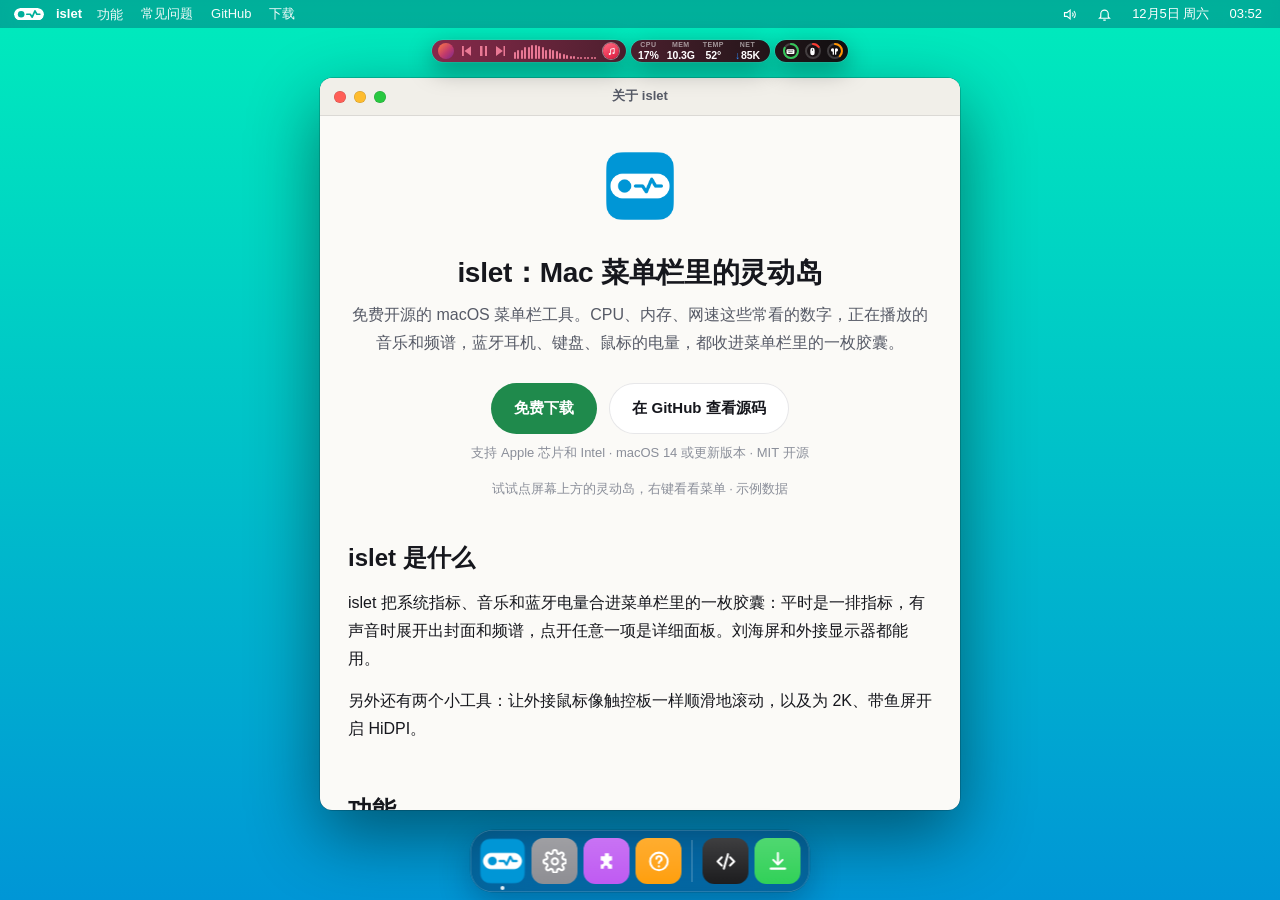
<file: docs/index.html>
<!doctype html>
<html lang="zh-CN">
<head>
<meta charset="utf-8">
<meta name="viewport" content="width=device-width, initial-scale=1">
<title>islet：免费开源的 Mac 菜单栏灵动岛</title>
<meta name="description" content="islet 是免费开源的 Mac 菜单栏工具：在菜单栏显示 CPU、内存、网速、温度等系统指标，正在播放的音乐和实时频谱，蓝牙耳机键盘鼠标电量，还支持鼠标平滑滚动和外接显示器 HiDPI。">
<link rel="canonical" href="https://buerxzhang.github.io/islet/">
<meta property="og:type" content="website">
<meta property="og:title" content="islet：免费开源的 Mac 菜单栏灵动岛">
<meta property="og:description" content="islet 是免费开源的 Mac 菜单栏工具：在菜单栏显示 CPU、内存、网速、温度等系统指标，正在播放的音乐和实时频谱，蓝牙耳机键盘鼠标电量，还支持鼠标平滑滚动和外接显示器 HiDPI。">
<meta property="og:url" content="https://buerxzhang.github.io/islet/">
<meta property="og:image" content="https://buerxzhang.github.io/islet/screenshots/hero.png">
<link rel="icon" href="icon-b1a28c54b977.png">
<link rel="stylesheet" href="style.css">
<link rel="stylesheet" href="desktop.css">
<script type="application/ld+json">{"@context": "https://schema.org", "@type": "SoftwareApplication", "name": "islet", "operatingSystem": "macOS 14 或更新版本", "applicationCategory": "UtilitiesApplication", "description": "免费开源的 Mac 菜单栏灵动岛：系统指标、音乐频谱、蓝牙电量，以及鼠标平滑滚动和外接显示器 HiDPI。", "offers": {"@type": "Offer", "price": "0", "priceCurrency": "CNY"}, "downloadUrl": "https://github.com/Buerxzhang/islet/releases/latest", "url": "https://buerxzhang.github.io/islet/", "image": "https://buerxzhang.github.io/islet/screenshots/hero.png", "license": "https://opensource.org/licenses/MIT"}</script>
<script type="application/ld+json">{"@context": "https://schema.org", "@type": "FAQPage", "mainEntity": [{"@type": "Question", "name": "islet 免费吗？", "acceptedAnswer": {"@type": "Answer", "text": "免费，开源，使用 MIT 许可证，源代码在 GitHub 上公开。"}}, {"@type": "Question", "name": "支持哪些 Mac？", "acceptedAnswer": {"@type": "Answer", "text": "支持 Apple 芯片和 Intel，需要 macOS 14 或更新版本；实时频谱需要 macOS 14.2 或更新版本。刘海屏 MacBook 和外接显示器都能用。"}}, {"@type": "Question", "name": "第一次打开提示「无法验证开发者」怎么办？", "acceptedAnswer": {"@type": "Answer", "text": "在「应用程序」里右键 islet，选「打开」；或者到「系统设置 → 隐私与安全性」点「仍要打开」。"}}, {"@type": "Question", "name": "会收集我的数据吗？", "acceptedAnswer": {"@type": "Answer", "text": "不收集、不上传任何使用数据。只在查询公网 IP、测量延迟、检查和下载更新、查询 GitHub 标星数时联网；画频谱只读取电脑播放的声音，不录麦克风。"}}, {"@type": "Question", "name": "支持哪些音乐软件？", "acceptedAnswer": {"@type": "Answer", "text": "软件自己声明为「音乐」类别的会自动识别，另外内置了网易云音乐、QQ 音乐、Apple Music、Spotify、酷狗、酷我等名单。目前只专门适配过网易云音乐和 QQ 音乐，其他播放器有问题欢迎到 GitHub 提交 issue。"}}, {"@type": "Question", "name": "新装后默认是什么样子？", "acceptedAnswer": {"@type": "Answer", "text": "有刘海的屏悬浮在刘海下方，否则在菜单栏最左侧；分体胶囊、渐变样式；显示 CPU、内存、温度、网速（无刘海的屏再加 GPU、磁盘、功耗、风扇）、音乐和蓝牙电量。平滑滚动、HiDPI、风扇调速默认关闭。"}}, {"@type": "Question", "name": "怎么更新？", "acceptedAnswer": {"@type": "Answer", "text": "在 islet 设置的「关于」页检查更新：先下载，下载好后再点重启完成更新，设置会保留。"}}]}</script>
</head>
<body>
<header class="top"><div class="wrap">
<a class="brand" href="./" data-win="about"><img src="icon-b1a28c54b977.png" alt=""><svg class="mark" viewBox="152 362 720 300" aria-hidden="true"><mask id="m"><rect x="152" y="362" width="720" height="300" rx="150" fill="#fff"/><circle cx="324" cy="512" r="80" fill="#000"/><path d="M458 512H542L589 582L655 430L701 512H772" fill="none" stroke="#000" stroke-width="40" stroke-linecap="round" stroke-linejoin="round"/></mask><rect x="152" y="362" width="720" height="300" rx="150" fill="currentColor" mask="url(#m)"/></svg>islet</a>
<nav class="top">
<div class="mmenu"><a href="#features">功能</a><div class="drop">
<a href="system-monitor.html">系统指标</a>
<a href="notch-island.html">刘海灵动岛</a>
<a href="music-spectrum.html">音乐与频谱</a>
<a href="bluetooth-battery.html">蓝牙电量</a>
<a href="smooth-scroll.html">鼠标平滑滚动</a>
<a href="hidpi.html">外接屏 HiDPI</a>
<hr><a href="#features">全部功能</a></div></div>
<a href="#faq" data-win="faq">常见问题</a><a href="https://github.com/Buerxzhang/islet" target="_blank" rel="noopener">GitHub</a><a href="https://github.com/Buerxzhang/islet/releases/latest">下载</a>
</nav>
<div class="mright"><span class="island-mount"></span><button class="mi" data-pop="sound" aria-label="声音"><svg viewBox="0 0 24 24"><path d="M4 9h4l5-4v14l-5-4H4z"/><path d="M16.5 9a4 4 0 0 1 0 6M19 6.5a8 8 0 0 1 0 11"/></svg></button><button class="mi" data-pop="notif" aria-label="通知"><svg viewBox="0 0 24 24"><path d="M6 16v-5a6 6 0 0 1 12 0v5l2 2H4zM10 21h4"/></svg></button><span class="mi mdate"></span><span class="mi mtime"></span></div>
</div></header>
<main class="wrap desktop">
<section class="win" id="about"><div class="tb"><span class="tl r" title="关闭"></span><span class="tl y" title="关闭"></span><span class="tl g" title="放大"></span><span class="ttl">关于 islet</span></div><div class="wcontent">
<div class="hero">
<img class="icon" src="icon-b1a28c54b977.png" alt="islet 图标">
<h1>islet：Mac 菜单栏里的灵动岛</h1>
<p class="lead">免费开源的 macOS 菜单栏工具。CPU、内存、网速这些常看的数字，正在播放的音乐和频谱，蓝牙耳机、键盘、鼠标的电量，都收进菜单栏里的一枚胶囊。</p>
<div class="actions"><a class="btn primary" href="https://github.com/Buerxzhang/islet/releases/latest">免费下载</a><a class="btn" href="https://github.com/Buerxzhang/islet" target="_blank" rel="noopener">在 GitHub 查看源码</a></div>
<p class="meta">支持 Apple 芯片和 Intel · macOS 14 或更新版本 · MIT 开源</p>
<p class="meta desk-only">试试点屏幕上方的灵动岛，右键看看菜单 · 示例数据</p>
</div>
<figure class="shot page-only"><img src="screenshots/hero.png" width="860" alt="菜单栏里的 islet，下面是点开后的音乐和网速面板"></figure>

<section>
<h2>islet 是什么</h2>
<p>islet 把系统指标、音乐和蓝牙电量合进菜单栏里的一枚胶囊：平时是一排指标，有声音时展开出封面和频谱，点开任意一项是详细面板。刘海屏和外接显示器都能用。</p>
<p>另外还有两个小工具：让外接鼠标像触控板一样顺滑地滚动，以及为 2K、带鱼屏开启 HiDPI。</p>
</section>

<section id="features">
<h2>功能</h2>
<div class="grid">
<a class="card" href="system-monitor.html"><strong>Mac 菜单栏怎么显示 CPU、内存、网速和温度</strong><span>CPU、GPU、内存、网速、温度、功耗、风扇，一排看全，点开有走势和应用排行。</span></a>
<a class="card" href="notch-island.html"><strong>Mac 上有类似 iPhone 灵动岛的软件吗</strong><span>刘海屏和普通屏都能用：平时是一排指标，有声音时展开封面和频谱。</span></a>
<a class="card" href="music-spectrum.html"><strong>Mac 菜单栏显示正在播放的音乐和实时频谱</strong><span>支持常见的音乐播放器，频谱跟着封面变色。</span></a>
<a class="card" href="bluetooth-battery.html"><strong>Mac 菜单栏怎么直接看到蓝牙耳机、键盘、鼠标的电量</strong><span>每台设备一个电量圆环，低电量自动提醒，点一下就能连接或断开。</span></a>
<a class="card" href="smooth-scroll.html"><strong>Mac 外接鼠标滚轮一卡一卡的，怎么像触控板一样顺滑</strong><span>让有刻度的鼠标滚轮滚得像触控板一样顺滑，触控板不受影响。</span></a>
<a class="card" href="hidpi.html"><strong>Mac 外接 2K 显示器字体发虚，怎么开启 HiDPI</strong><span>一键为 2K、带鱼屏添加 HiDPI 档位，文字更细腻，切换分辨率也更直观。</span></a>
</div>
</section>
</div></section>

<section class="win closed" id="faq"><div class="tb"><span class="tl r" title="关闭"></span><span class="tl y" title="关闭"></span><span class="tl g" title="放大"></span><span class="ttl">常见问题</span></div><div class="wcontent">
<h2>常见问题</h2>
<details><summary>islet 免费吗？</summary><p>免费，开源，使用 MIT 许可证，源代码在 GitHub 上公开。</p></details>
<details><summary>支持哪些 Mac？</summary><p>支持 Apple 芯片和 Intel，需要 macOS 14 或更新版本；实时频谱需要 macOS 14.2 或更新版本。刘海屏 MacBook 和外接显示器都能用。</p></details>
<details><summary>第一次打开提示「无法验证开发者」怎么办？</summary><p>在「应用程序」里右键 islet，选「打开」；或者到「系统设置 → 隐私与安全性」点「仍要打开」。</p></details>
<details><summary>会收集我的数据吗？</summary><p>不收集、不上传任何使用数据。只在查询公网 IP、测量延迟、检查和下载更新、查询 GitHub 标星数时联网；画频谱只读取电脑播放的声音，不录麦克风。</p></details>
<details><summary>支持哪些音乐软件？</summary><p>软件自己声明为「音乐」类别的会自动识别，另外内置了网易云音乐、QQ 音乐、Apple Music、Spotify、酷狗、酷我等名单。目前只专门适配过网易云音乐和 QQ 音乐，其他播放器有问题欢迎到 GitHub 提交 issue。</p></details>
<details><summary>新装后默认是什么样子？</summary><p>有刘海的屏悬浮在刘海下方，否则在菜单栏最左侧；分体胶囊、渐变样式；显示 CPU、内存、温度、网速（无刘海的屏再加 GPU、磁盘、功耗、风扇）、音乐和蓝牙电量。平滑滚动、HiDPI、风扇调速默认关闭。</p></details>
<details><summary>怎么更新？</summary><p>在设置的「关于」页下载更新，由你决定何时重启，设置会保留。</p>
</details>
</div></section>

<section class="win feature closed" id="feature"><div class="tb"><span class="tl r" title="关闭"></span><span class="tl y" title="关闭"></span><span class="tl g" title="放大"></span><span class="ttl">功能</span></div><div class="wcontent"></div></section>
</main>
<nav class="dock" aria-label="程序坞（装饰）"></nav>
<script src="desktop.js?v=a82707d200ea" defer></script>

<footer><div class="wrap">
islet · 菜单栏里的灵动岛 · 免费开源（MIT） · <a href="https://github.com/Buerxzhang/islet">GitHub</a> · <a href="https://github.com/Buerxzhang/islet/issues">反馈问题</a>
</div></footer>
</body>
</html>
</file>
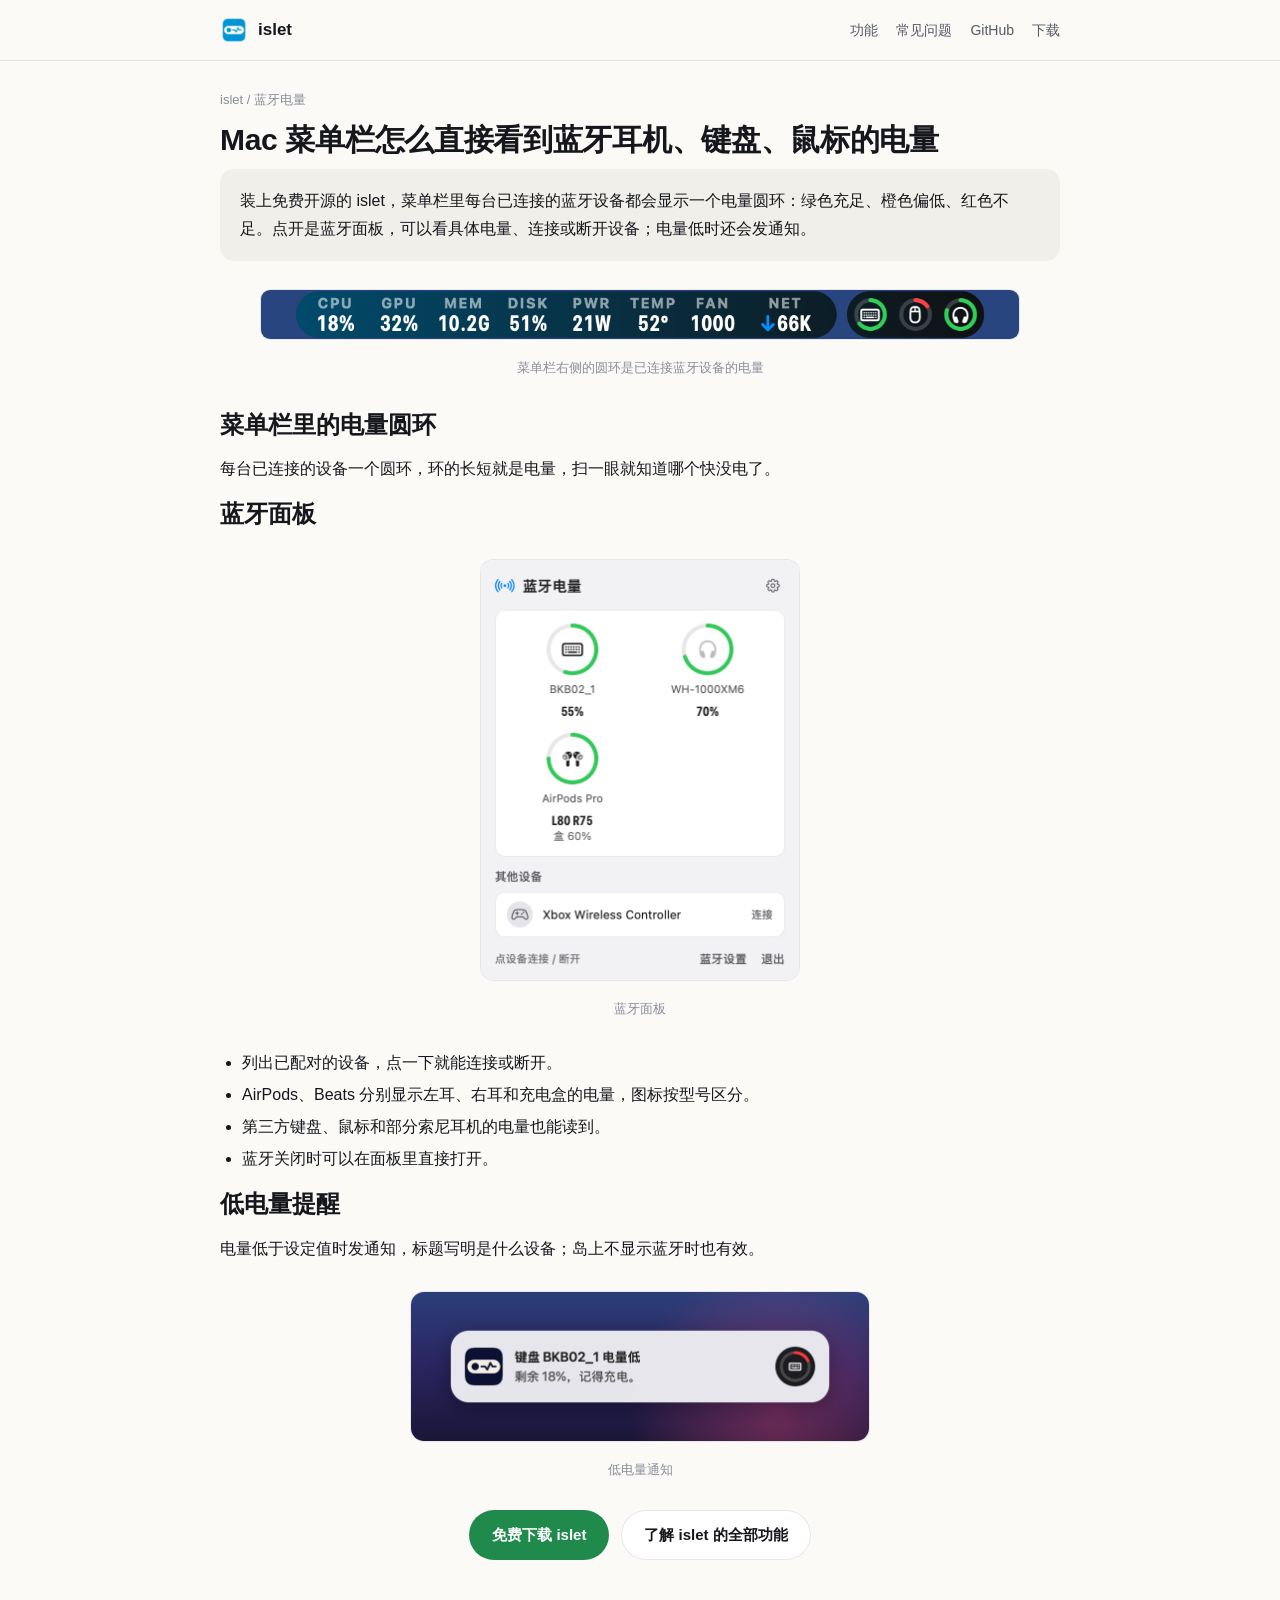
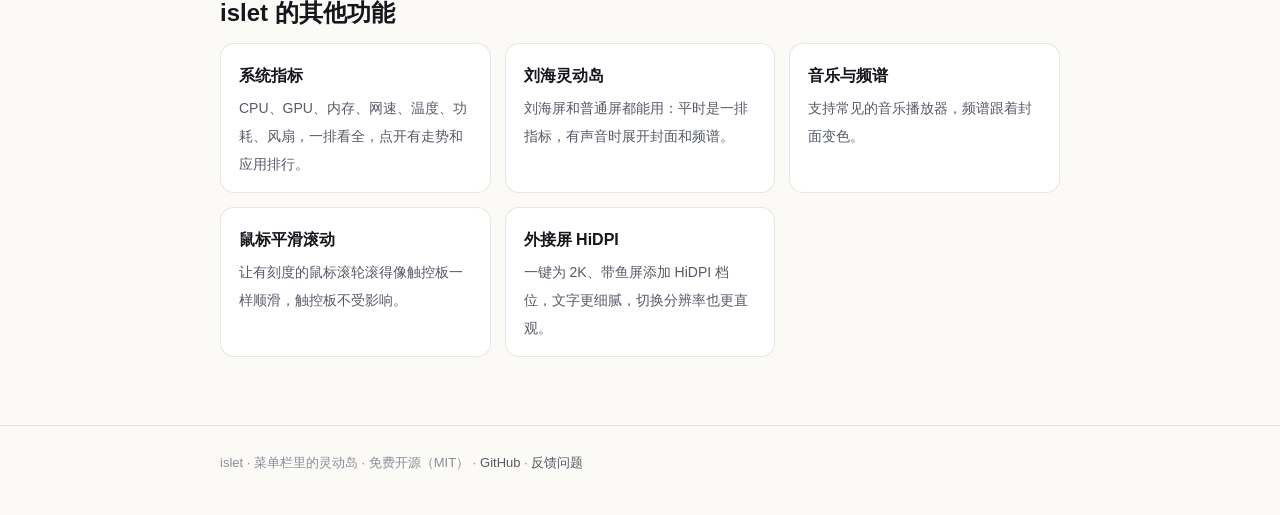
<file: docs/bluetooth-battery.html>
<!doctype html>
<html lang="zh-CN">
<head>
<meta charset="utf-8">
<meta name="viewport" content="width=device-width, initial-scale=1">
<title>Mac 菜单栏怎么直接看到蓝牙耳机、键盘、鼠标的电量 - islet</title>
<meta name="description" content="装上免费开源的 islet，菜单栏里每台已连接的蓝牙设备都会显示一个电量圆环：绿色充足、橙色偏低、红色不足。点开是蓝牙面板，可以看具体电量、连接或断开设备；电量低时还会发通知。">
<link rel="canonical" href="https://buerxzhang.github.io/islet/bluetooth-battery.html">
<meta property="og:type" content="website">
<meta property="og:title" content="Mac 菜单栏怎么直接看到蓝牙耳机、键盘、鼠标的电量 - islet">
<meta property="og:description" content="装上免费开源的 islet，菜单栏里每台已连接的蓝牙设备都会显示一个电量圆环：绿色充足、橙色偏低、红色不足。点开是蓝牙面板，可以看具体电量、连接或断开设备；电量低时还会发通知。">
<meta property="og:url" content="https://buerxzhang.github.io/islet/bluetooth-battery.html">
<meta property="og:image" content="https://buerxzhang.github.io/islet/screenshots/hero.png">
<link rel="icon" href="icon-b1a28c54b977.png">
<link rel="stylesheet" href="style.css">
<script type="application/ld+json">{"@context": "https://schema.org", "@type": "FAQPage", "mainEntity": [{"@type": "Question", "name": "Mac 菜单栏怎么直接看到蓝牙耳机、键盘、鼠标的电量", "acceptedAnswer": {"@type": "Answer", "text": "装上免费开源的 islet，菜单栏里每台已连接的蓝牙设备都会显示一个电量圆环：绿色充足、橙色偏低、红色不足。点开是蓝牙面板，可以看具体电量、连接或断开设备；电量低时还会发通知。"}}]}</script>
</head>
<body>
<header class="top"><div class="wrap">
<a class="brand" href="./"><img src="icon-b1a28c54b977.png" alt="">islet</a>
<nav class="top"><a class="hide-sm" href="./#features">功能</a><a class="hide-sm" href="./#faq">常见问题</a><a href="https://github.com/Buerxzhang/islet">GitHub</a><a href="https://github.com/Buerxzhang/islet/releases/latest">下载</a></nav>
</div></header>
<main class="wrap">
<article>
<div class="crumb"><a href="./">islet</a> / 蓝牙电量</div>
<h1>Mac 菜单栏怎么直接看到蓝牙耳机、键盘、鼠标的电量</h1>
<div class="answer"><p>装上免费开源的 islet，菜单栏里每台已连接的蓝牙设备都会显示一个电量圆环：绿色充足、橙色偏低、红色不足。点开是蓝牙面板，可以看具体电量、连接或断开设备；电量低时还会发通知。</p></div>
<figure class="shot bar"><img src="screenshots/island-desktop-metrics.png" width="760" alt="菜单栏右侧的圆环是已连接蓝牙设备的电量"><figcaption>菜单栏右侧的圆环是已连接蓝牙设备的电量</figcaption></figure>

<h2>菜单栏里的电量圆环</h2>
<p>每台已连接的设备一个圆环，环的长短就是电量，扫一眼就知道哪个快没电了。</p>

<h2>蓝牙面板</h2>
<figure class="shot"><img src="screenshots/bluetooth.png" width="320" alt="islet 的蓝牙面板：已连接设备的电量和其他设备" loading="lazy"><figcaption>蓝牙面板</figcaption></figure>
<ul>
<li>列出已配对的设备，点一下就能连接或断开。</li>
<li>AirPods、Beats 分别显示左耳、右耳和充电盒的电量，图标按型号区分。</li>
<li>第三方键盘、鼠标和部分索尼耳机的电量也能读到。</li>
<li>蓝牙关闭时可以在面板里直接打开。</li>
</ul>

<h2>低电量提醒</h2>
<p>电量低于设定值时发通知，标题写明是什么设备；岛上不显示蓝牙时也有效。</p>
<figure class="shot"><img src="screenshots/notification.png" width="460" alt="islet 的低电量通知" loading="lazy"><figcaption>低电量通知</figcaption></figure>

<div class="actions"><a class="btn primary" href="https://github.com/Buerxzhang/islet/releases/latest">免费下载 islet</a><a class="btn" href="./">了解 islet 的全部功能</a></div>
</article>
<section>
<h2>islet 的其他功能</h2>
<div class="grid">
<a class="card" href="system-monitor.html"><strong>系统指标</strong><span>CPU、GPU、内存、网速、温度、功耗、风扇，一排看全，点开有走势和应用排行。</span></a>
<a class="card" href="notch-island.html"><strong>刘海灵动岛</strong><span>刘海屏和普通屏都能用：平时是一排指标，有声音时展开封面和频谱。</span></a>
<a class="card" href="music-spectrum.html"><strong>音乐与频谱</strong><span>支持常见的音乐播放器，频谱跟着封面变色。</span></a>
<a class="card" href="smooth-scroll.html"><strong>鼠标平滑滚动</strong><span>让有刻度的鼠标滚轮滚得像触控板一样顺滑，触控板不受影响。</span></a>
<a class="card" href="hidpi.html"><strong>外接屏 HiDPI</strong><span>一键为 2K、带鱼屏添加 HiDPI 档位，文字更细腻，切换分辨率也更直观。</span></a>
</div>
</section>
</main>

<footer><div class="wrap">
islet · 菜单栏里的灵动岛 · 免费开源（MIT） · <a href="https://github.com/Buerxzhang/islet">GitHub</a> · <a href="https://github.com/Buerxzhang/islet/issues">反馈问题</a>
</div></footer>
</body>
</html>
</file>
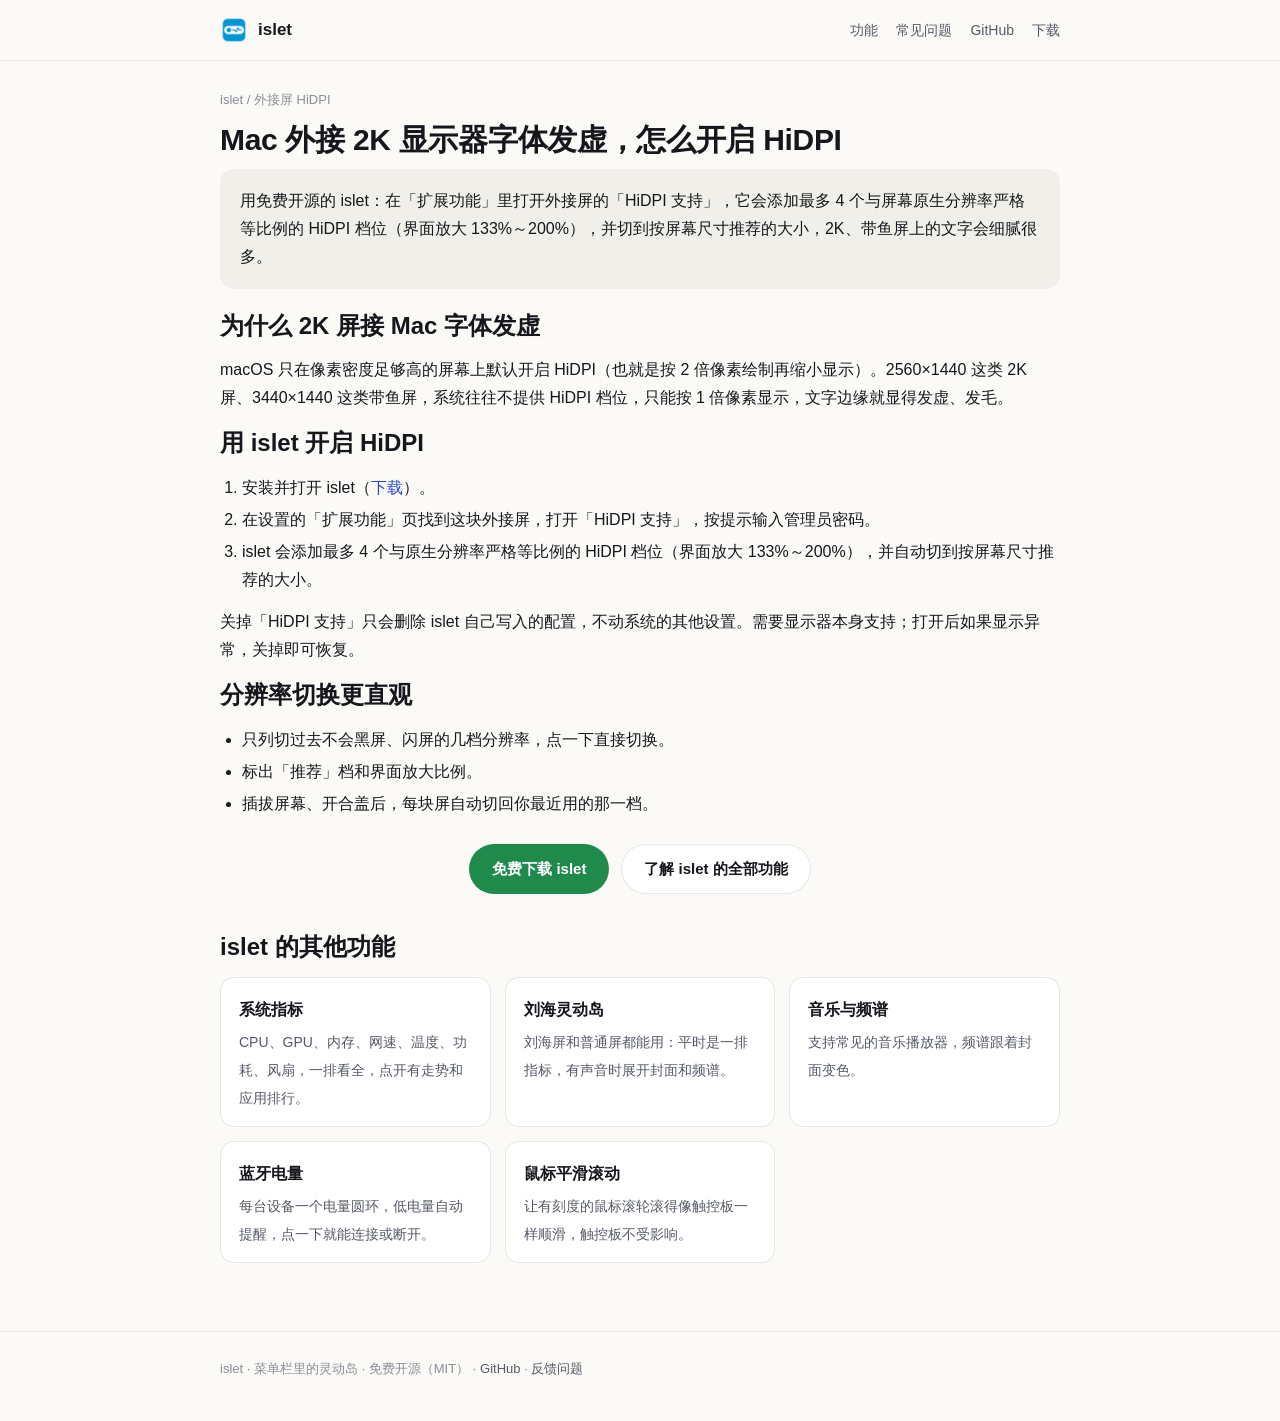
<file: docs/hidpi.html>
<!doctype html>
<html lang="zh-CN">
<head>
<meta charset="utf-8">
<meta name="viewport" content="width=device-width, initial-scale=1">
<title>Mac 外接 2K 显示器字体发虚，怎么开启 HiDPI - islet</title>
<meta name="description" content="用免费开源的 islet：在「扩展功能」里打开外接屏的「HiDPI 支持」，它会添加最多 4 个与屏幕原生分辨率严格等比例的 HiDPI 档位（界面放大 133%～200%），并切到按屏幕尺寸推荐的大小，2K、带鱼屏上的文字会细腻很多。">
<link rel="canonical" href="https://buerxzhang.github.io/islet/hidpi.html">
<meta property="og:type" content="website">
<meta property="og:title" content="Mac 外接 2K 显示器字体发虚，怎么开启 HiDPI - islet">
<meta property="og:description" content="用免费开源的 islet：在「扩展功能」里打开外接屏的「HiDPI 支持」，它会添加最多 4 个与屏幕原生分辨率严格等比例的 HiDPI 档位（界面放大 133%～200%），并切到按屏幕尺寸推荐的大小，2K、带鱼屏上的文字会细腻很多。">
<meta property="og:url" content="https://buerxzhang.github.io/islet/hidpi.html">
<meta property="og:image" content="https://buerxzhang.github.io/islet/screenshots/hero.png">
<link rel="icon" href="icon-b1a28c54b977.png">
<link rel="stylesheet" href="style.css">
<script type="application/ld+json">{"@context": "https://schema.org", "@type": "FAQPage", "mainEntity": [{"@type": "Question", "name": "Mac 外接 2K 显示器字体发虚，怎么开启 HiDPI", "acceptedAnswer": {"@type": "Answer", "text": "用免费开源的 islet：在「扩展功能」里打开外接屏的「HiDPI 支持」，它会添加最多 4 个与屏幕原生分辨率严格等比例的 HiDPI 档位（界面放大 133%～200%），并切到按屏幕尺寸推荐的大小，2K、带鱼屏上的文字会细腻很多。"}}]}</script>
</head>
<body>
<header class="top"><div class="wrap">
<a class="brand" href="./"><img src="icon-b1a28c54b977.png" alt="">islet</a>
<nav class="top"><a class="hide-sm" href="./#features">功能</a><a class="hide-sm" href="./#faq">常见问题</a><a href="https://github.com/Buerxzhang/islet">GitHub</a><a href="https://github.com/Buerxzhang/islet/releases/latest">下载</a></nav>
</div></header>
<main class="wrap">
<article>
<div class="crumb"><a href="./">islet</a> / 外接屏 HiDPI</div>
<h1>Mac 外接 2K 显示器字体发虚，怎么开启 HiDPI</h1>
<div class="answer"><p>用免费开源的 islet：在「扩展功能」里打开外接屏的「HiDPI 支持」，它会添加最多 4 个与屏幕原生分辨率严格等比例的 HiDPI 档位（界面放大 133%～200%），并切到按屏幕尺寸推荐的大小，2K、带鱼屏上的文字会细腻很多。</p></div>


<h2>为什么 2K 屏接 Mac 字体发虚</h2>
<p>macOS 只在像素密度足够高的屏幕上默认开启 HiDPI（也就是按 2 倍像素绘制再缩小显示）。2560×1440 这类 2K 屏、3440×1440 这类带鱼屏，系统往往不提供 HiDPI 档位，只能按 1 倍像素显示，文字边缘就显得发虚、发毛。</p>

<h2>用 islet 开启 HiDPI</h2>
<ol>
<li>安装并打开 islet（<a href="https://github.com/Buerxzhang/islet/releases/latest">下载</a>）。</li>
<li>在设置的「扩展功能」页找到这块外接屏，打开「HiDPI 支持」，按提示输入管理员密码。</li>
<li>islet 会添加最多 4 个与原生分辨率严格等比例的 HiDPI 档位（界面放大 133%～200%），并自动切到按屏幕尺寸推荐的大小。</li>
</ol>
<p>关掉「HiDPI 支持」只会删除 islet 自己写入的配置，不动系统的其他设置。需要显示器本身支持；打开后如果显示异常，关掉即可恢复。</p>

<h2>分辨率切换更直观</h2>
<ul>
<li>只列切过去不会黑屏、闪屏的几档分辨率，点一下直接切换。</li>
<li>标出「推荐」档和界面放大比例。</li>
<li>插拔屏幕、开合盖后，每块屏自动切回你最近用的那一档。</li>
</ul>

<div class="actions"><a class="btn primary" href="https://github.com/Buerxzhang/islet/releases/latest">免费下载 islet</a><a class="btn" href="./">了解 islet 的全部功能</a></div>
</article>
<section>
<h2>islet 的其他功能</h2>
<div class="grid">
<a class="card" href="system-monitor.html"><strong>系统指标</strong><span>CPU、GPU、内存、网速、温度、功耗、风扇，一排看全，点开有走势和应用排行。</span></a>
<a class="card" href="notch-island.html"><strong>刘海灵动岛</strong><span>刘海屏和普通屏都能用：平时是一排指标，有声音时展开封面和频谱。</span></a>
<a class="card" href="music-spectrum.html"><strong>音乐与频谱</strong><span>支持常见的音乐播放器，频谱跟着封面变色。</span></a>
<a class="card" href="bluetooth-battery.html"><strong>蓝牙电量</strong><span>每台设备一个电量圆环，低电量自动提醒，点一下就能连接或断开。</span></a>
<a class="card" href="smooth-scroll.html"><strong>鼠标平滑滚动</strong><span>让有刻度的鼠标滚轮滚得像触控板一样顺滑，触控板不受影响。</span></a>
</div>
</section>
</main>

<footer><div class="wrap">
islet · 菜单栏里的灵动岛 · 免费开源（MIT） · <a href="https://github.com/Buerxzhang/islet">GitHub</a> · <a href="https://github.com/Buerxzhang/islet/issues">反馈问题</a>
</div></footer>
</body>
</html>
</file>
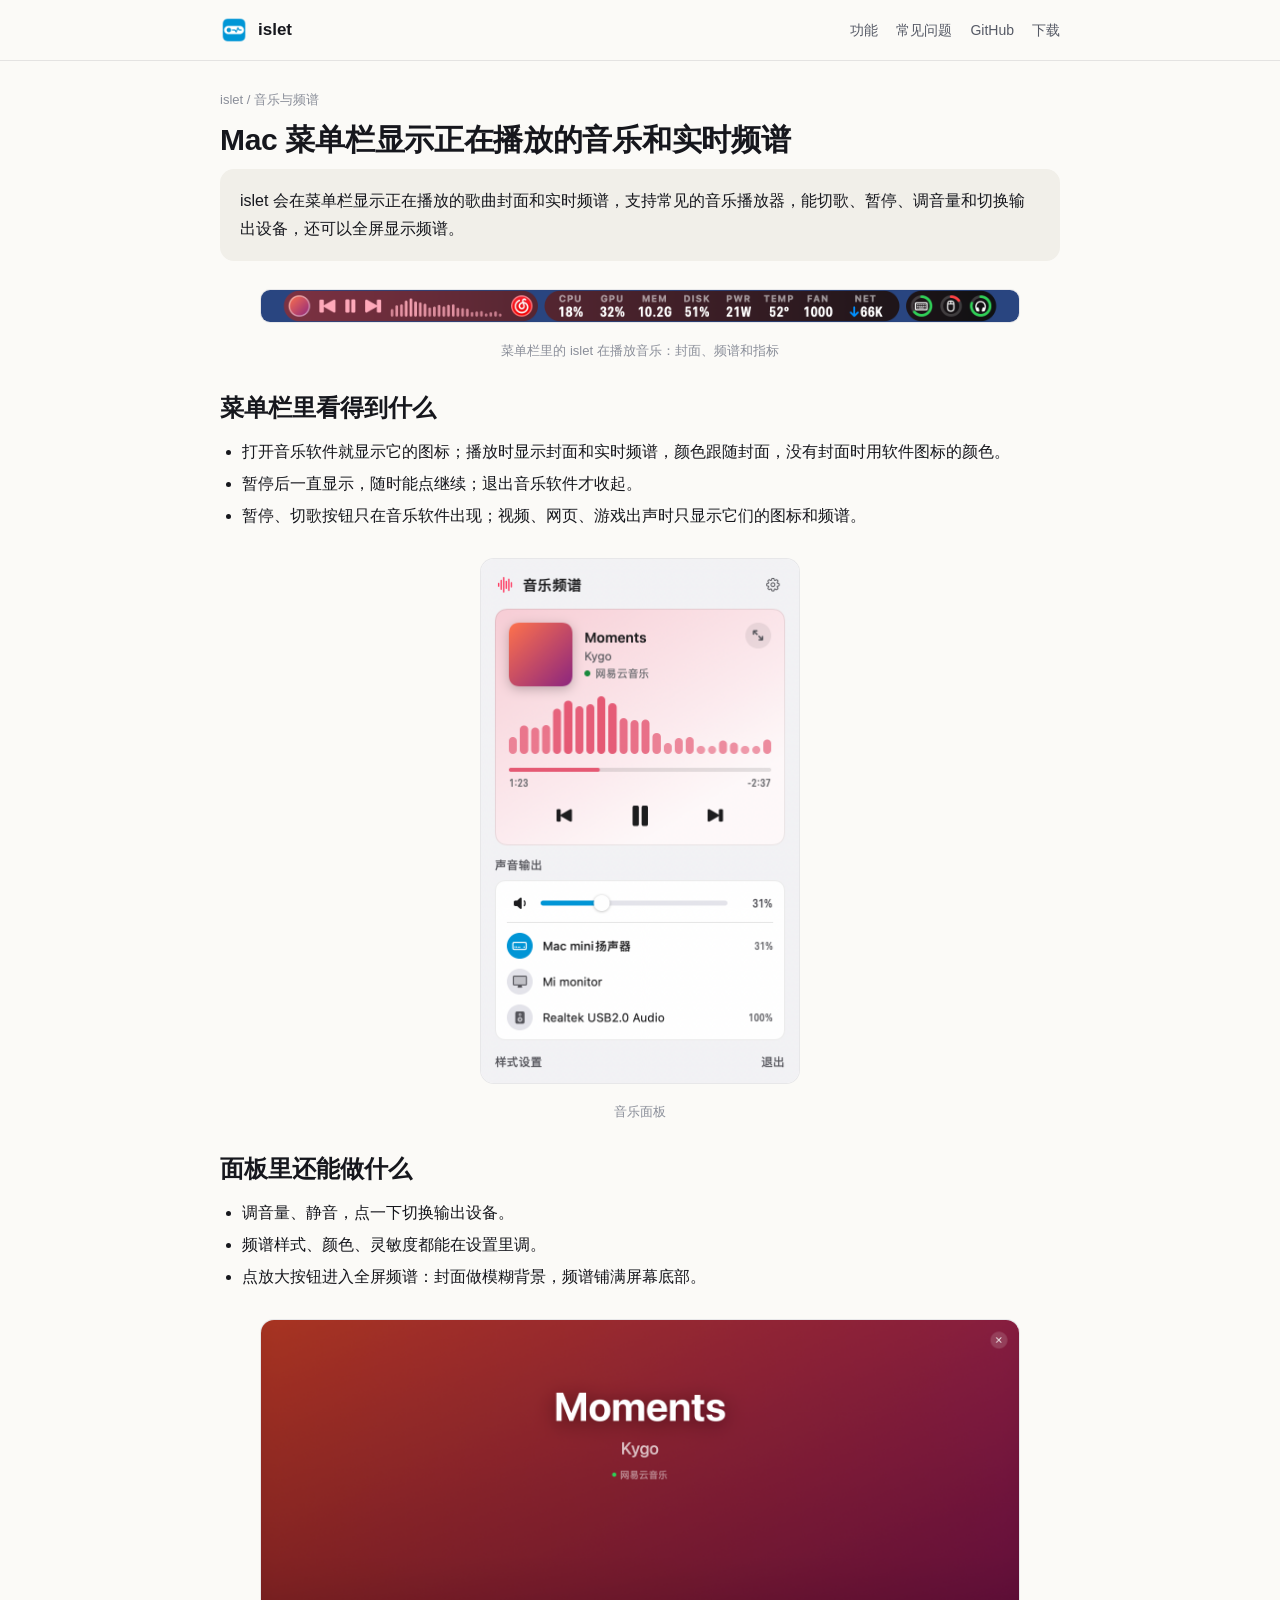
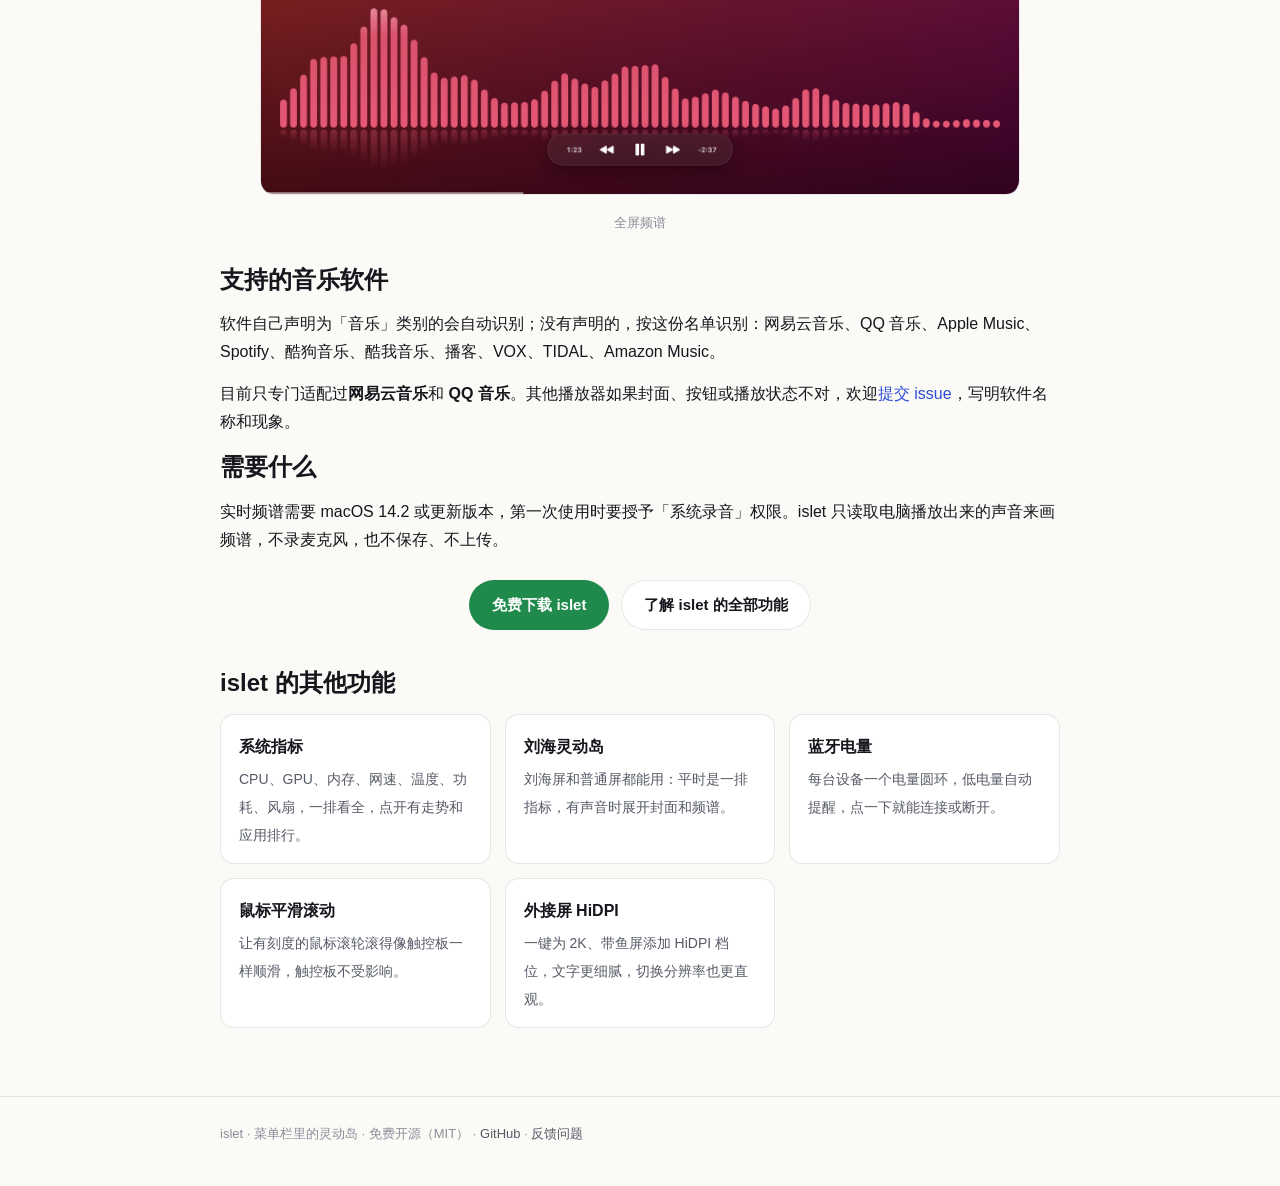
<file: docs/music-spectrum.html>
<!doctype html>
<html lang="zh-CN">
<head>
<meta charset="utf-8">
<meta name="viewport" content="width=device-width, initial-scale=1">
<title>Mac 菜单栏显示正在播放的音乐和实时频谱 - islet</title>
<meta name="description" content="islet 会在菜单栏显示正在播放的歌曲封面和实时频谱，支持常见的音乐播放器，能切歌、暂停、调音量和切换输出设备，还可以全屏显示频谱。">
<link rel="canonical" href="https://buerxzhang.github.io/islet/music-spectrum.html">
<meta property="og:type" content="website">
<meta property="og:title" content="Mac 菜单栏显示正在播放的音乐和实时频谱 - islet">
<meta property="og:description" content="islet 会在菜单栏显示正在播放的歌曲封面和实时频谱，支持常见的音乐播放器，能切歌、暂停、调音量和切换输出设备，还可以全屏显示频谱。">
<meta property="og:url" content="https://buerxzhang.github.io/islet/music-spectrum.html">
<meta property="og:image" content="https://buerxzhang.github.io/islet/screenshots/hero.png">
<link rel="icon" href="icon-b1a28c54b977.png">
<link rel="stylesheet" href="style.css">
<script type="application/ld+json">{"@context": "https://schema.org", "@type": "FAQPage", "mainEntity": [{"@type": "Question", "name": "Mac 菜单栏显示正在播放的音乐和实时频谱", "acceptedAnswer": {"@type": "Answer", "text": "islet 会在菜单栏显示正在播放的歌曲封面和实时频谱，支持常见的音乐播放器，能切歌、暂停、调音量和切换输出设备，还可以全屏显示频谱。"}}]}</script>
</head>
<body>
<header class="top"><div class="wrap">
<a class="brand" href="./"><img src="icon-b1a28c54b977.png" alt="">islet</a>
<nav class="top"><a class="hide-sm" href="./#features">功能</a><a class="hide-sm" href="./#faq">常见问题</a><a href="https://github.com/Buerxzhang/islet">GitHub</a><a href="https://github.com/Buerxzhang/islet/releases/latest">下载</a></nav>
</div></header>
<main class="wrap">
<article>
<div class="crumb"><a href="./">islet</a> / 音乐与频谱</div>
<h1>Mac 菜单栏显示正在播放的音乐和实时频谱</h1>
<div class="answer"><p>islet 会在菜单栏显示正在播放的歌曲封面和实时频谱，支持常见的音乐播放器，能切歌、暂停、调音量和切换输出设备，还可以全屏显示频谱。</p></div>
<figure class="shot bar"><img src="screenshots/island-desktop-music.png" width="760" alt="菜单栏里的 islet 在播放音乐：封面、频谱和指标"><figcaption>菜单栏里的 islet 在播放音乐：封面、频谱和指标</figcaption></figure>

<h2>菜单栏里看得到什么</h2>
<ul>
<li>打开音乐软件就显示它的图标；播放时显示封面和实时频谱，颜色跟随封面，没有封面时用软件图标的颜色。</li>
<li>暂停后一直显示，随时能点继续；退出音乐软件才收起。</li>
<li>暂停、切歌按钮只在音乐软件出现；视频、网页、游戏出声时只显示它们的图标和频谱。</li>
</ul>
<figure class="shot"><img src="screenshots/music.png" width="320" alt="islet 的音乐面板：封面、频谱、进度和播放按钮" loading="lazy"><figcaption>音乐面板</figcaption></figure>

<h2>面板里还能做什么</h2>
<ul>
<li>调音量、静音，点一下切换输出设备。</li>
<li>频谱样式、颜色、灵敏度都能在设置里调。</li>
<li>点放大按钮进入全屏频谱：封面做模糊背景，频谱铺满屏幕底部。</li>
</ul>
<figure class="shot"><img src="screenshots/visualizer.png" width="760" alt="islet 的全屏频谱" loading="lazy"><figcaption>全屏频谱</figcaption></figure>

<h2>支持的音乐软件</h2>
<p>软件自己声明为「音乐」类别的会自动识别；没有声明的，按这份名单识别：网易云音乐、QQ 音乐、Apple Music、Spotify、酷狗音乐、酷我音乐、播客、VOX、TIDAL、Amazon Music。</p>
<p>目前只专门适配过<strong>网易云音乐</strong>和 <strong>QQ 音乐</strong>。其他播放器如果封面、按钮或播放状态不对，欢迎<a href="https://github.com/Buerxzhang/islet/issues/new">提交 issue</a>，写明软件名称和现象。</p>

<h2>需要什么</h2>
<p>实时频谱需要 macOS 14.2 或更新版本，第一次使用时要授予「系统录音」权限。islet 只读取电脑播放出来的声音来画频谱，不录麦克风，也不保存、不上传。</p>

<div class="actions"><a class="btn primary" href="https://github.com/Buerxzhang/islet/releases/latest">免费下载 islet</a><a class="btn" href="./">了解 islet 的全部功能</a></div>
</article>
<section>
<h2>islet 的其他功能</h2>
<div class="grid">
<a class="card" href="system-monitor.html"><strong>系统指标</strong><span>CPU、GPU、内存、网速、温度、功耗、风扇，一排看全，点开有走势和应用排行。</span></a>
<a class="card" href="notch-island.html"><strong>刘海灵动岛</strong><span>刘海屏和普通屏都能用：平时是一排指标，有声音时展开封面和频谱。</span></a>
<a class="card" href="bluetooth-battery.html"><strong>蓝牙电量</strong><span>每台设备一个电量圆环，低电量自动提醒，点一下就能连接或断开。</span></a>
<a class="card" href="smooth-scroll.html"><strong>鼠标平滑滚动</strong><span>让有刻度的鼠标滚轮滚得像触控板一样顺滑，触控板不受影响。</span></a>
<a class="card" href="hidpi.html"><strong>外接屏 HiDPI</strong><span>一键为 2K、带鱼屏添加 HiDPI 档位，文字更细腻，切换分辨率也更直观。</span></a>
</div>
</section>
</main>

<footer><div class="wrap">
islet · 菜单栏里的灵动岛 · 免费开源（MIT） · <a href="https://github.com/Buerxzhang/islet">GitHub</a> · <a href="https://github.com/Buerxzhang/islet/issues">反馈问题</a>
</div></footer>
</body>
</html>
</file>
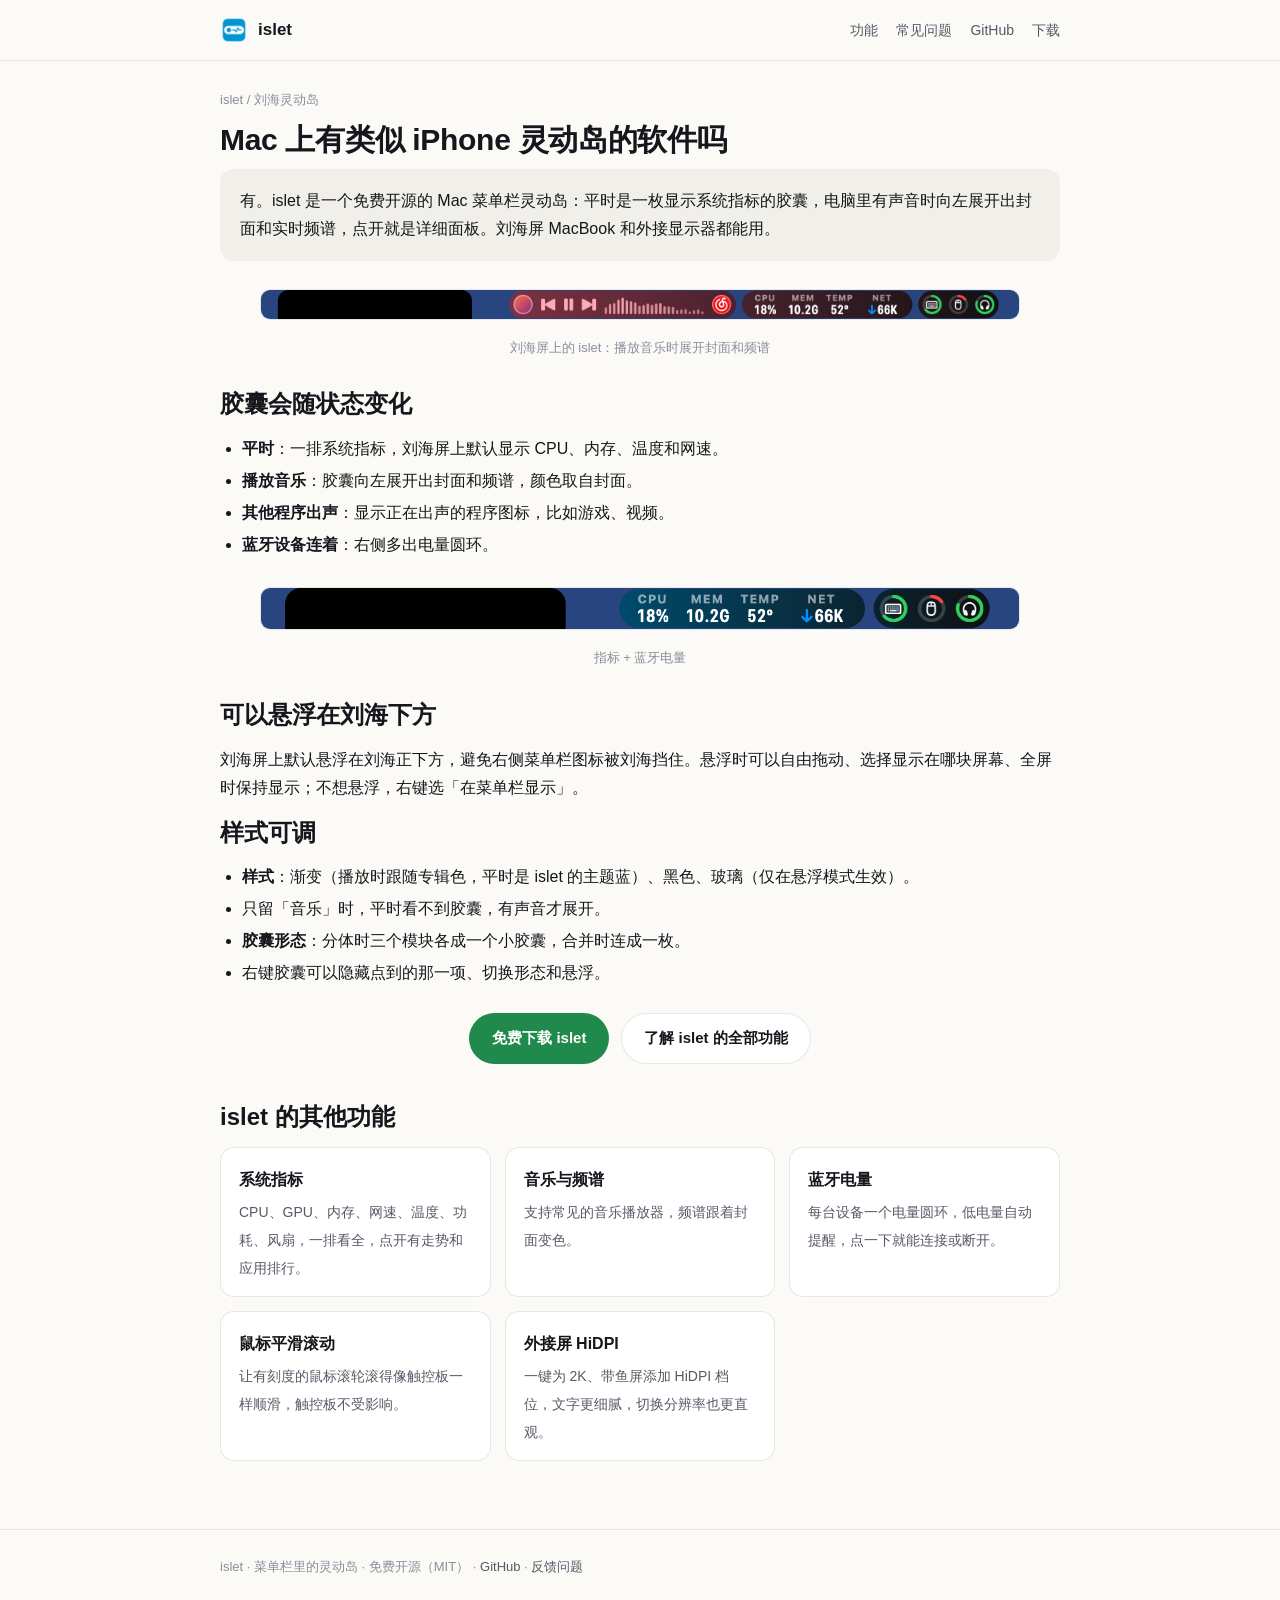
<file: docs/notch-island.html>
<!doctype html>
<html lang="zh-CN">
<head>
<meta charset="utf-8">
<meta name="viewport" content="width=device-width, initial-scale=1">
<title>Mac 上有类似 iPhone 灵动岛的软件吗 - islet</title>
<meta name="description" content="有。islet 是一个免费开源的 Mac 菜单栏灵动岛：平时是一枚显示系统指标的胶囊，电脑里有声音时向左展开出封面和实时频谱，点开就是详细面板。刘海屏 MacBook 和外接显示器都能用。">
<link rel="canonical" href="https://buerxzhang.github.io/islet/notch-island.html">
<meta property="og:type" content="website">
<meta property="og:title" content="Mac 上有类似 iPhone 灵动岛的软件吗 - islet">
<meta property="og:description" content="有。islet 是一个免费开源的 Mac 菜单栏灵动岛：平时是一枚显示系统指标的胶囊，电脑里有声音时向左展开出封面和实时频谱，点开就是详细面板。刘海屏 MacBook 和外接显示器都能用。">
<meta property="og:url" content="https://buerxzhang.github.io/islet/notch-island.html">
<meta property="og:image" content="https://buerxzhang.github.io/islet/screenshots/hero.png">
<link rel="icon" href="icon-b1a28c54b977.png">
<link rel="stylesheet" href="style.css">
<script type="application/ld+json">{"@context": "https://schema.org", "@type": "FAQPage", "mainEntity": [{"@type": "Question", "name": "Mac 上有类似 iPhone 灵动岛的软件吗", "acceptedAnswer": {"@type": "Answer", "text": "有。islet 是一个免费开源的 Mac 菜单栏灵动岛：平时是一枚显示系统指标的胶囊，电脑里有声音时向左展开出封面和实时频谱，点开就是详细面板。刘海屏 MacBook 和外接显示器都能用。"}}]}</script>
</head>
<body>
<header class="top"><div class="wrap">
<a class="brand" href="./"><img src="icon-b1a28c54b977.png" alt="">islet</a>
<nav class="top"><a class="hide-sm" href="./#features">功能</a><a class="hide-sm" href="./#faq">常见问题</a><a href="https://github.com/Buerxzhang/islet">GitHub</a><a href="https://github.com/Buerxzhang/islet/releases/latest">下载</a></nav>
</div></header>
<main class="wrap">
<article>
<div class="crumb"><a href="./">islet</a> / 刘海灵动岛</div>
<h1>Mac 上有类似 iPhone 灵动岛的软件吗</h1>
<div class="answer"><p>有。islet 是一个免费开源的 Mac 菜单栏灵动岛：平时是一枚显示系统指标的胶囊，电脑里有声音时向左展开出封面和实时频谱，点开就是详细面板。刘海屏 MacBook 和外接显示器都能用。</p></div>
<figure class="shot bar"><img src="screenshots/island-notch-music.png" width="760" alt="刘海屏上的 islet：播放音乐时展开封面和频谱"><figcaption>刘海屏上的 islet：播放音乐时展开封面和频谱</figcaption></figure>

<h2>胶囊会随状态变化</h2>
<ul>
<li><strong>平时</strong>：一排系统指标，刘海屏上默认显示 CPU、内存、温度和网速。</li>
<li><strong>播放音乐</strong>：胶囊向左展开出封面和频谱，颜色取自封面。</li>
<li><strong>其他程序出声</strong>：显示正在出声的程序图标，比如游戏、视频。</li>
<li><strong>蓝牙设备连着</strong>：右侧多出电量圆环。</li>
</ul>
<figure class="shot bar"><img src="screenshots/island-notch-metrics.png" width="760" alt="刘海屏上的 islet：指标和蓝牙电量圆环" loading="lazy"><figcaption>指标 + 蓝牙电量</figcaption></figure>

<h2>可以悬浮在刘海下方</h2>
<p>刘海屏上默认悬浮在刘海正下方，避免右侧菜单栏图标被刘海挡住。悬浮时可以自由拖动、选择显示在哪块屏幕、全屏时保持显示；不想悬浮，右键选「在菜单栏显示」。</p>

<h2>样式可调</h2>
<ul>
<li><strong>样式</strong>：渐变（播放时跟随专辑色，平时是 islet 的主题蓝）、黑色、玻璃（仅在悬浮模式生效）。</li>
<li>只留「音乐」时，平时看不到胶囊，有声音才展开。</li>
<li><strong>胶囊形态</strong>：分体时三个模块各成一个小胶囊，合并时连成一枚。</li>
<li>右键胶囊可以隐藏点到的那一项、切换形态和悬浮。</li>
</ul>

<div class="actions"><a class="btn primary" href="https://github.com/Buerxzhang/islet/releases/latest">免费下载 islet</a><a class="btn" href="./">了解 islet 的全部功能</a></div>
</article>
<section>
<h2>islet 的其他功能</h2>
<div class="grid">
<a class="card" href="system-monitor.html"><strong>系统指标</strong><span>CPU、GPU、内存、网速、温度、功耗、风扇，一排看全，点开有走势和应用排行。</span></a>
<a class="card" href="music-spectrum.html"><strong>音乐与频谱</strong><span>支持常见的音乐播放器，频谱跟着封面变色。</span></a>
<a class="card" href="bluetooth-battery.html"><strong>蓝牙电量</strong><span>每台设备一个电量圆环，低电量自动提醒，点一下就能连接或断开。</span></a>
<a class="card" href="smooth-scroll.html"><strong>鼠标平滑滚动</strong><span>让有刻度的鼠标滚轮滚得像触控板一样顺滑，触控板不受影响。</span></a>
<a class="card" href="hidpi.html"><strong>外接屏 HiDPI</strong><span>一键为 2K、带鱼屏添加 HiDPI 档位，文字更细腻，切换分辨率也更直观。</span></a>
</div>
</section>
</main>

<footer><div class="wrap">
islet · 菜单栏里的灵动岛 · 免费开源（MIT） · <a href="https://github.com/Buerxzhang/islet">GitHub</a> · <a href="https://github.com/Buerxzhang/islet/issues">反馈问题</a>
</div></footer>
</body>
</html>
</file>
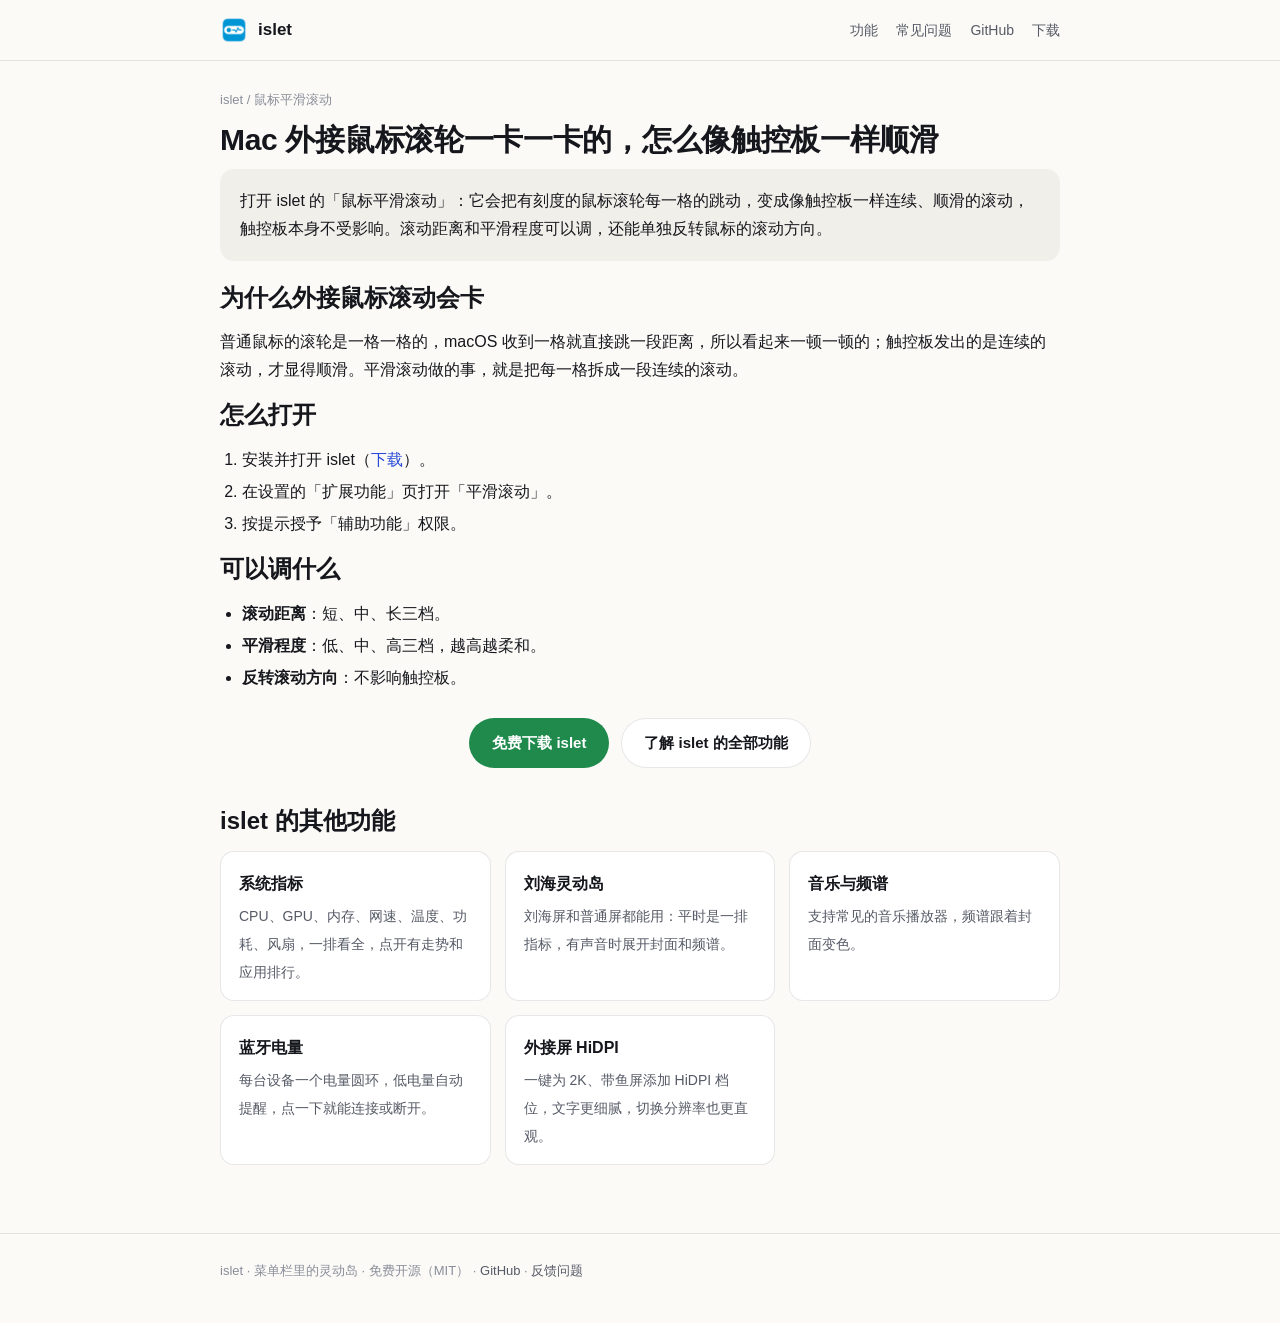
<file: docs/smooth-scroll.html>
<!doctype html>
<html lang="zh-CN">
<head>
<meta charset="utf-8">
<meta name="viewport" content="width=device-width, initial-scale=1">
<title>Mac 外接鼠标滚轮一卡一卡的，怎么像触控板一样顺滑 - islet</title>
<meta name="description" content="打开 islet 的「鼠标平滑滚动」：它会把有刻度的鼠标滚轮每一格的跳动，变成像触控板一样连续、顺滑的滚动，触控板本身不受影响。滚动距离和平滑程度可以调，还能单独反转鼠标的滚动方向。">
<link rel="canonical" href="https://buerxzhang.github.io/islet/smooth-scroll.html">
<meta property="og:type" content="website">
<meta property="og:title" content="Mac 外接鼠标滚轮一卡一卡的，怎么像触控板一样顺滑 - islet">
<meta property="og:description" content="打开 islet 的「鼠标平滑滚动」：它会把有刻度的鼠标滚轮每一格的跳动，变成像触控板一样连续、顺滑的滚动，触控板本身不受影响。滚动距离和平滑程度可以调，还能单独反转鼠标的滚动方向。">
<meta property="og:url" content="https://buerxzhang.github.io/islet/smooth-scroll.html">
<meta property="og:image" content="https://buerxzhang.github.io/islet/screenshots/hero.png">
<link rel="icon" href="icon-b1a28c54b977.png">
<link rel="stylesheet" href="style.css">
<script type="application/ld+json">{"@context": "https://schema.org", "@type": "FAQPage", "mainEntity": [{"@type": "Question", "name": "Mac 外接鼠标滚轮一卡一卡的，怎么像触控板一样顺滑", "acceptedAnswer": {"@type": "Answer", "text": "打开 islet 的「鼠标平滑滚动」：它会把有刻度的鼠标滚轮每一格的跳动，变成像触控板一样连续、顺滑的滚动，触控板本身不受影响。滚动距离和平滑程度可以调，还能单独反转鼠标的滚动方向。"}}]}</script>
</head>
<body>
<header class="top"><div class="wrap">
<a class="brand" href="./"><img src="icon-b1a28c54b977.png" alt="">islet</a>
<nav class="top"><a class="hide-sm" href="./#features">功能</a><a class="hide-sm" href="./#faq">常见问题</a><a href="https://github.com/Buerxzhang/islet">GitHub</a><a href="https://github.com/Buerxzhang/islet/releases/latest">下载</a></nav>
</div></header>
<main class="wrap">
<article>
<div class="crumb"><a href="./">islet</a> / 鼠标平滑滚动</div>
<h1>Mac 外接鼠标滚轮一卡一卡的，怎么像触控板一样顺滑</h1>
<div class="answer"><p>打开 islet 的「鼠标平滑滚动」：它会把有刻度的鼠标滚轮每一格的跳动，变成像触控板一样连续、顺滑的滚动，触控板本身不受影响。滚动距离和平滑程度可以调，还能单独反转鼠标的滚动方向。</p></div>


<h2>为什么外接鼠标滚动会卡</h2>
<p>普通鼠标的滚轮是一格一格的，macOS 收到一格就直接跳一段距离，所以看起来一顿一顿的；触控板发出的是连续的滚动，才显得顺滑。平滑滚动做的事，就是把每一格拆成一段连续的滚动。</p>

<h2>怎么打开</h2>
<ol>
<li>安装并打开 islet（<a href="https://github.com/Buerxzhang/islet/releases/latest">下载</a>）。</li>
<li>在设置的「扩展功能」页打开「平滑滚动」。</li>
<li>按提示授予「辅助功能」权限。</li>
</ol>

<h2>可以调什么</h2>
<ul>
<li><strong>滚动距离</strong>：短、中、长三档。</li>
<li><strong>平滑程度</strong>：低、中、高三档，越高越柔和。</li>
<li><strong>反转滚动方向</strong>：不影响触控板。</li>
</ul>

<div class="actions"><a class="btn primary" href="https://github.com/Buerxzhang/islet/releases/latest">免费下载 islet</a><a class="btn" href="./">了解 islet 的全部功能</a></div>
</article>
<section>
<h2>islet 的其他功能</h2>
<div class="grid">
<a class="card" href="system-monitor.html"><strong>系统指标</strong><span>CPU、GPU、内存、网速、温度、功耗、风扇，一排看全，点开有走势和应用排行。</span></a>
<a class="card" href="notch-island.html"><strong>刘海灵动岛</strong><span>刘海屏和普通屏都能用：平时是一排指标，有声音时展开封面和频谱。</span></a>
<a class="card" href="music-spectrum.html"><strong>音乐与频谱</strong><span>支持常见的音乐播放器，频谱跟着封面变色。</span></a>
<a class="card" href="bluetooth-battery.html"><strong>蓝牙电量</strong><span>每台设备一个电量圆环，低电量自动提醒，点一下就能连接或断开。</span></a>
<a class="card" href="hidpi.html"><strong>外接屏 HiDPI</strong><span>一键为 2K、带鱼屏添加 HiDPI 档位，文字更细腻，切换分辨率也更直观。</span></a>
</div>
</section>
</main>

<footer><div class="wrap">
islet · 菜单栏里的灵动岛 · 免费开源（MIT） · <a href="https://github.com/Buerxzhang/islet">GitHub</a> · <a href="https://github.com/Buerxzhang/islet/issues">反馈问题</a>
</div></footer>
</body>
</html>
</file>
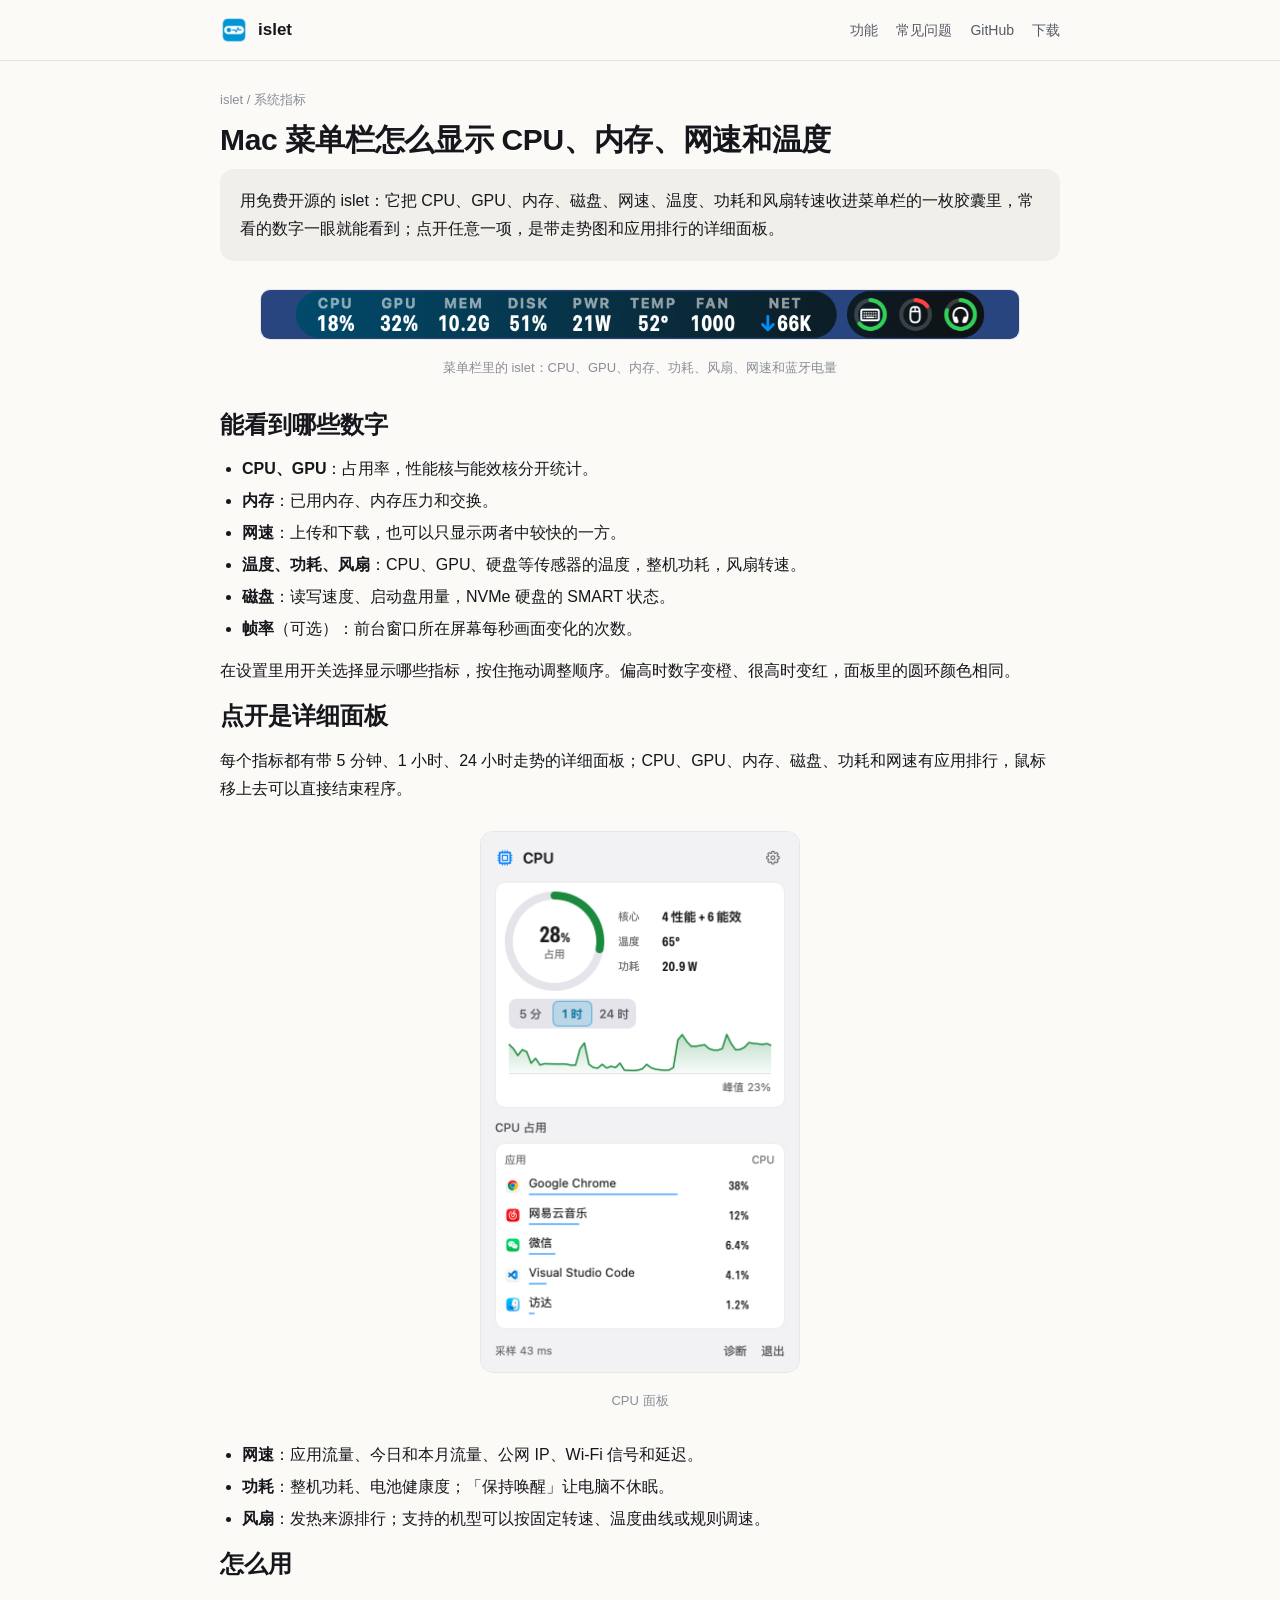
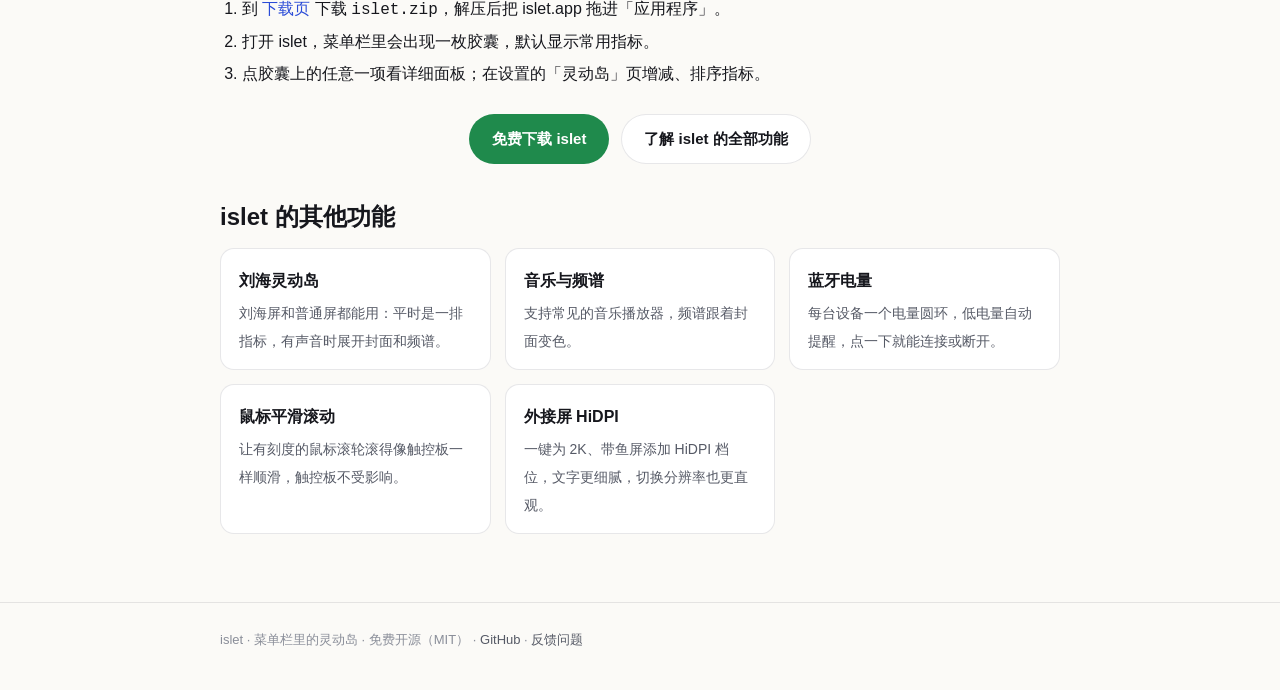
<file: docs/system-monitor.html>
<!doctype html>
<html lang="zh-CN">
<head>
<meta charset="utf-8">
<meta name="viewport" content="width=device-width, initial-scale=1">
<title>Mac 菜单栏怎么显示 CPU、内存、网速和温度 - islet</title>
<meta name="description" content="用免费开源的 islet：它把 CPU、GPU、内存、磁盘、网速、温度、功耗和风扇转速收进菜单栏的一枚胶囊里，常看的数字一眼就能看到；点开任意一项，是带走势图和应用排行的详细面板。">
<link rel="canonical" href="https://buerxzhang.github.io/islet/system-monitor.html">
<meta property="og:type" content="website">
<meta property="og:title" content="Mac 菜单栏怎么显示 CPU、内存、网速和温度 - islet">
<meta property="og:description" content="用免费开源的 islet：它把 CPU、GPU、内存、磁盘、网速、温度、功耗和风扇转速收进菜单栏的一枚胶囊里，常看的数字一眼就能看到；点开任意一项，是带走势图和应用排行的详细面板。">
<meta property="og:url" content="https://buerxzhang.github.io/islet/system-monitor.html">
<meta property="og:image" content="https://buerxzhang.github.io/islet/screenshots/hero.png">
<link rel="icon" href="icon-b1a28c54b977.png">
<link rel="stylesheet" href="style.css">
<script type="application/ld+json">{"@context": "https://schema.org", "@type": "FAQPage", "mainEntity": [{"@type": "Question", "name": "Mac 菜单栏怎么显示 CPU、内存、网速和温度", "acceptedAnswer": {"@type": "Answer", "text": "用免费开源的 islet：它把 CPU、GPU、内存、磁盘、网速、温度、功耗和风扇转速收进菜单栏的一枚胶囊里，常看的数字一眼就能看到；点开任意一项，是带走势图和应用排行的详细面板。"}}]}</script>
</head>
<body>
<header class="top"><div class="wrap">
<a class="brand" href="./"><img src="icon-b1a28c54b977.png" alt="">islet</a>
<nav class="top"><a class="hide-sm" href="./#features">功能</a><a class="hide-sm" href="./#faq">常见问题</a><a href="https://github.com/Buerxzhang/islet">GitHub</a><a href="https://github.com/Buerxzhang/islet/releases/latest">下载</a></nav>
</div></header>
<main class="wrap">
<article>
<div class="crumb"><a href="./">islet</a> / 系统指标</div>
<h1>Mac 菜单栏怎么显示 CPU、内存、网速和温度</h1>
<div class="answer"><p>用免费开源的 islet：它把 CPU、GPU、内存、磁盘、网速、温度、功耗和风扇转速收进菜单栏的一枚胶囊里，常看的数字一眼就能看到；点开任意一项，是带走势图和应用排行的详细面板。</p></div>
<figure class="shot bar"><img src="screenshots/island-desktop-metrics.png" width="760" alt="菜单栏里的 islet：CPU、GPU、内存、功耗、风扇、网速和蓝牙电量"><figcaption>菜单栏里的 islet：CPU、GPU、内存、功耗、风扇、网速和蓝牙电量</figcaption></figure>

<h2>能看到哪些数字</h2>
<ul>
<li><strong>CPU、GPU</strong>：占用率，性能核与能效核分开统计。</li>
<li><strong>内存</strong>：已用内存、内存压力和交换。</li>
<li><strong>网速</strong>：上传和下载，也可以只显示两者中较快的一方。</li>
<li><strong>温度、功耗、风扇</strong>：CPU、GPU、硬盘等传感器的温度，整机功耗，风扇转速。</li>
<li><strong>磁盘</strong>：读写速度、启动盘用量，NVMe 硬盘的 SMART 状态。</li>
<li><strong>帧率</strong>（可选）：前台窗口所在屏幕每秒画面变化的次数。</li>
</ul>
<p>在设置里用开关选择显示哪些指标，按住拖动调整顺序。偏高时数字变橙、很高时变红，面板里的圆环颜色相同。</p>

<h2>点开是详细面板</h2>
<p>每个指标都有带 5 分钟、1 小时、24 小时走势的详细面板；CPU、GPU、内存、磁盘、功耗和网速有应用排行，鼠标移上去可以直接结束程序。</p>
<figure class="shot"><img src="screenshots/cpu.png" width="320" alt="islet 的 CPU 面板：走势和应用排行" loading="lazy"><figcaption>CPU 面板</figcaption></figure>
<ul>
<li><strong>网速</strong>：应用流量、今日和本月流量、公网 IP、Wi-Fi 信号和延迟。</li>
<li><strong>功耗</strong>：整机功耗、电池健康度；「保持唤醒」让电脑不休眠。</li>
<li><strong>风扇</strong>：发热来源排行；支持的机型可以按固定转速、温度曲线或规则调速。</li>
</ul>

<h2>怎么用</h2>
<ol>
<li>到 <a href="https://github.com/Buerxzhang/islet/releases/latest">下载页</a> 下载 <code>islet.zip</code>，解压后把 islet.app 拖进「应用程序」。</li>
<li>打开 islet，菜单栏里会出现一枚胶囊，默认显示常用指标。</li>
<li>点胶囊上的任意一项看详细面板；在设置的「灵动岛」页增减、排序指标。</li>
</ol>

<div class="actions"><a class="btn primary" href="https://github.com/Buerxzhang/islet/releases/latest">免费下载 islet</a><a class="btn" href="./">了解 islet 的全部功能</a></div>
</article>
<section>
<h2>islet 的其他功能</h2>
<div class="grid">
<a class="card" href="notch-island.html"><strong>刘海灵动岛</strong><span>刘海屏和普通屏都能用：平时是一排指标，有声音时展开封面和频谱。</span></a>
<a class="card" href="music-spectrum.html"><strong>音乐与频谱</strong><span>支持常见的音乐播放器，频谱跟着封面变色。</span></a>
<a class="card" href="bluetooth-battery.html"><strong>蓝牙电量</strong><span>每台设备一个电量圆环，低电量自动提醒，点一下就能连接或断开。</span></a>
<a class="card" href="smooth-scroll.html"><strong>鼠标平滑滚动</strong><span>让有刻度的鼠标滚轮滚得像触控板一样顺滑，触控板不受影响。</span></a>
<a class="card" href="hidpi.html"><strong>外接屏 HiDPI</strong><span>一键为 2K、带鱼屏添加 HiDPI 档位，文字更细腻，切换分辨率也更直观。</span></a>
</div>
</section>
</main>

<footer><div class="wrap">
islet · 菜单栏里的灵动岛 · 免费开源（MIT） · <a href="https://github.com/Buerxzhang/islet">GitHub</a> · <a href="https://github.com/Buerxzhang/islet/issues">反馈问题</a>
</div></footer>
</body>
</html>
</file>
<file: docs/style.css>
:root {
  --bg: #fbfaf7;
  --card: #ffffff;
  --text: #16171d;
  --text2: #565a66;
  --text3: #8a8e99;
  --line: rgba(20, 22, 40, 0.1);
  --accent: #0096d6;
  --accent-text: #2a4bd7;
  --cta: #1f8a4c;
  --cta-text: #ffffff;
  --soft: #f1efe9;
}
* { box-sizing: border-box; }
html { -webkit-text-size-adjust: 100%; }
body {
  margin: 0;
  background: var(--bg);
  color: var(--text);
  font-family: -apple-system, BlinkMacSystemFont, "PingFang SC", "Hiragino Sans GB", "Microsoft YaHei", sans-serif;
  font-size: 16px;
  line-height: 1.75;
}
a { color: var(--accent-text); text-decoration: none; }
a:hover { text-decoration: underline; }
img { max-width: 100%; height: auto; }
.wrap { max-width: 880px; margin: 0 auto; padding: 0 20px; }

header.top { border-bottom: 1px solid var(--line); }
header.top .wrap { display: flex; align-items: center; justify-content: space-between; height: 60px; gap: 16px; }
.brand { display: flex; align-items: center; gap: 10px; color: var(--text); font-weight: 600; font-size: 17px; }
.brand img { width: 28px; height: 28px; border-radius: 7px; }
.brand:hover { text-decoration: none; }
nav.top a { color: var(--text2); font-size: 14px; margin-left: 18px; }

.hero { text-align: center; padding: 56px 0 24px; }
.hero .icon { width: 104px; height: 104px; border-radius: 24px; }
h1 { font-size: 34px; line-height: 1.3; margin: 18px 0 10px; letter-spacing: -0.01em; }
.lead { font-size: 18px; color: var(--text2); max-width: 640px; margin: 0 auto; }
.actions { display: flex; justify-content: center; flex-wrap: wrap; gap: 12px; margin: 26px 0 8px; }
.btn { display: inline-block; padding: 11px 22px; border-radius: 999px; font-weight: 600; font-size: 15px; border: 1px solid var(--line); color: var(--text); background: var(--card); }
.btn.primary { background: var(--cta); color: var(--cta-text); border-color: transparent; }
.btn:hover { text-decoration: none; opacity: 0.92; }
.meta { color: var(--text3); font-size: 13px; text-align: center; }

.shot { margin: 28px auto; text-align: center; }
.shot img { border-radius: 14px; border: 1px solid var(--line); background: var(--card); }
.shot.bar img { border-radius: 10px; }
.shot figcaption { color: var(--text3); font-size: 13px; margin-top: 8px; }

section { padding: 28px 0; }
h2 { font-size: 24px; line-height: 1.4; margin: 0 0 14px; }
h3 { font-size: 18px; margin: 22px 0 6px; }
p { margin: 0 0 14px; }
ul, ol { padding-left: 22px; margin: 0 0 14px; }
li { margin: 4px 0; }

.grid { display: grid; grid-template-columns: repeat(auto-fit, minmax(240px, 1fr)); gap: 14px; }
.card { display: block; background: var(--card); border: 1px solid var(--line); border-radius: 14px; padding: 18px 18px 14px; color: var(--text); }
.card:hover { text-decoration: none; border-color: var(--accent-text); }
.card strong { display: block; font-size: 16px; margin-bottom: 4px; }
.card span { color: var(--text2); font-size: 14px; line-height: 1.6; }

.answer { background: var(--soft); border-radius: 14px; padding: 18px 20px; margin: 8px 0 20px; }
.answer p:last-child { margin-bottom: 0; }

details { border-bottom: 1px solid var(--line); padding: 12px 0; }
summary { cursor: pointer; font-weight: 600; }
details p { margin: 8px 0 0; color: var(--text2); }

.crumb { font-size: 13px; color: var(--text3); padding-top: 28px; }
.crumb a { color: var(--text3); }
article h1 { font-size: 30px; margin-top: 8px; }

footer { border-top: 1px solid var(--line); margin-top: 40px; padding: 26px 0 40px; color: var(--text3); font-size: 13px; }
footer a { color: var(--text2); }

@media (max-width: 600px) {
  h1 { font-size: 27px; }
  article h1 { font-size: 24px; }
  .lead { font-size: 16px; }
  nav.top a.hide-sm { display: none; }
}
</file>
<file: docs/desktop.css>
/* 首页：宽屏时整页是一张仿 macOS 的桌面（html.desk，由 desktop.js 打开）；
   窄屏或没有脚本时，同一份内容按普通网页排列。所有数字都是示例数据。 */

/* ---------- 普通网页（窄屏 / 无脚本） ---------- */
.mright, .dock, .win > .tb, .win.feature, .win.settings, .island-mount, .pop, .panel { display: none; }
.mmenu { position: relative; display: inline-block; }
.mmenu .drop { display: none; }
.win { display: block; }
.win .wcontent { padding: 0; }
#faq { padding-bottom: 20px; }

/* ---------- 桌面 ---------- */
html.desk, html.desk body { height: 100%; overflow: hidden; }
html.desk body {
  margin: 0; color: #1d1d1f; user-select: none; -webkit-user-select: none;
  font-family: -apple-system, BlinkMacSystemFont, "PingFang SC", "Hiragino Sans GB", sans-serif;
  /* 壁纸：上方青绿、下方蓝色的渐变 */
  background-image: linear-gradient(0deg, #0096d6 0%, #00ecbc 100%);
}
html.desk a { text-decoration: none; }

/* 菜单栏 */
html.desk header.top { position: fixed; z-index: 9800; top: 0; left: 0; right: 0; height: 28px; border: 0;
  background: rgba(0, 45, 90, 0.34); backdrop-filter: blur(24px) saturate(1.4); -webkit-backdrop-filter: blur(24px) saturate(1.4); color: #fff; }
html.desk header.top .wrap { max-width: none; height: 28px; padding: 0 10px 0 14px; gap: 0; }
html.desk .brand { color: #fff; font-size: 13px; font-weight: 700; gap: 14px; }
html.desk .brand img { width: 16px; height: 16px; border-radius: 4px; }
html.desk nav.top { margin-right: auto; margin-left: 6px; display: flex; align-items: center; }
html.desk nav.top a, html.desk .mmenu > a { color: #fff; font-size: 13px; margin: 0; padding: 2px 9px; border-radius: 5px; display: inline-block; opacity: 0.95; }
html.desk nav.top a:hover, html.desk .mmenu.open > a { background: rgba(255,255,255,0.2); text-decoration: none; }
html.desk .mmenu .drop { display: none; position: absolute; top: 25px; left: 0; min-width: 300px; padding: 5px;
  background: rgba(246, 246, 250, 0.82); backdrop-filter: blur(30px); -webkit-backdrop-filter: blur(30px); border-radius: 9px;
  box-shadow: 0 12px 34px rgba(0,0,0,0.3), 0 0 0 0.5px rgba(0,0,0,0.2); }
html.desk .mmenu.open .drop { display: block; }
html.desk .mmenu .drop a { display: block; color: #1d1d1f; font-size: 13px; padding: 5px 10px; border-radius: 5px; opacity: 1; }
html.desk .mmenu .drop a:hover { background: #2f7cf6; color: #fff; }
html.desk .mmenu .drop hr { border: 0; height: 0.5px; background: rgba(0,0,0,0.15); margin: 4px 8px; }
html.desk .mright { display: flex; align-items: center; gap: 4px; color: #fff; font-size: 13px; }
html.desk .island-mount { display: block; margin-right: 6px; }
html.desk .mright .mi { border: 0; background: none; color: #fff; font: inherit; padding: 2px 8px; border-radius: 5px; display: flex; align-items: center; gap: 6px; cursor: default; }
html.desk .mright button.mi { cursor: pointer; }
html.desk .mright button.mi:hover, html.desk .mright .mi.open { background: rgba(255,255,255,0.2); }
html.desk .mright > .mi svg { width: 15px; height: 15px; fill: none; stroke: currentColor; stroke-width: 1.8; }
html.desk .mright .mtime { font-variant-numeric: tabular-nums; }

/* 窗口 */
html.desk main.desktop { position: fixed; top: 28px; left: 0; right: 0; bottom: 0; max-width: none; padding: 0; }
html.desk .win { display: flex; position: absolute; flex-direction: column; overflow: hidden; border-radius: 12px; background: var(--bg);
  box-shadow: 0 26px 70px rgba(0,0,0,0.45), 0 0 0 0.5px rgba(0,0,0,0.35); color: var(--text); padding: 0; user-select: text; -webkit-user-select: text; }
html.desk .win.closed { display: none; }
html.desk .win.max { left: 0 !important; top: 0 !important; width: 100% !important; height: calc(100% - 84px) !important; border-radius: 0; }
html.desk .win > .tb { display: flex; flex: none; height: 38px; align-items: center; gap: 8px; padding: 0 14px; position: relative;
  background: var(--soft); border-bottom: 1px solid var(--line); cursor: default; user-select: none; -webkit-user-select: none; }
html.desk .win > .tb .ttl { position: absolute; left: 80px; right: 80px; text-align: center; font-size: 13px; font-weight: 600; color: var(--text2); pointer-events: none; white-space: nowrap; overflow: hidden; text-overflow: ellipsis; }
html.desk .tl { width: 12px; height: 12px; border-radius: 50%; box-shadow: inset 0 0 0 0.5px rgba(0,0,0,0.2); cursor: pointer; position: relative; z-index: 1; }
html.desk .tl.r { background: #ff5f57; } html.desk .tl.y { background: #febc2e; } html.desk .tl.g { background: #28c840; }
html.desk .win > .tb:hover .tl::after { position: absolute; inset: 0; display: grid; place-items: center; font-size: 9px; line-height: 12px; color: rgba(0,0,0,0.55); font-weight: 700; }
html.desk .win > .tb:hover .tl.r::after { content: "×"; } html.desk .win > .tb:hover .tl.y::after { content: "–"; } html.desk .win > .tb:hover .tl.g::after { content: "+"; }
html.desk .win .wcontent { flex: 1; overflow-y: auto; padding: 0 28px 28px; scrollbar-width: thin; }
html.desk #about .hero { padding: 28px 0 8px; }
html.desk #about .hero .icon { width: 84px; height: 84px; }
html.desk #about h1 { font-size: 28px; }
html.desk #about .lead { font-size: 16px; }
html.desk #about section { padding: 18px 0; }
html.desk #faq .wcontent { padding-top: 18px; }
html.desk #faq h2 { display: none; }
html.desk .win.feature article h1 { font-size: 24px; }
html.desk .win.feature .crumb { display: none; }
html.desk .win .loading { color: var(--text3); padding: 40px 0; text-align: center; }
html.desk footer { display: none; }

/* 菜单栏弹出的小窗：声音、通知 */
html.desk .pop { display: none; position: fixed; top: 32px; z-index: 9600; width: 320px; padding: 12px; border-radius: 14px;
  background: var(--pn-glass); backdrop-filter: blur(30px); -webkit-backdrop-filter: blur(30px);
  box-shadow: 0 18px 50px rgba(0,0,0,0.35), 0 0 0 0.5px rgba(0,0,0,0.2); font-size: 12.5px; color: var(--pn-text); }
html.desk .pop.show { display: block; }
.pop h4 { margin: 2px 4px 10px; font-size: 13px; }
.pop .note { display: flex; gap: 10px; background: var(--pn-card); border-radius: 12px; padding: 10px 12px; margin-bottom: 8px; box-shadow: 0 0 0 0.5px var(--pn-stroke); }
.pop .note img { width: 28px; height: 28px; border-radius: 7px; flex: none; }
.pop .note b { display: block; font-size: 12.5px; }
.pop .note span { color: var(--pn-text2); }
.pop .note time { margin-left: auto; color: var(--pn-text3); font-size: 11px; white-space: nowrap; }
.pop .empty { text-align: center; color: var(--pn-text3); padding: 10px 0 4px; }
.pop .clear { display: block; margin: 4px auto 0; border: 0; background: none; color: var(--pn-accent-text); font: inherit; cursor: pointer; }

/* 程序坞：鼠标靠近时图标变大并把两边挤开（改的是尺寸，不是缩放，所以不会叠在一起） */
html.desk .dock { display: flex; position: fixed; z-index: 9700; left: 50%; bottom: 8px; transform: translateX(-50%); align-items: flex-end; gap: 6px; height: 62px;
  padding: 0 9px 8px; box-sizing: border-box; border-radius: 22px; background: rgba(8, 22, 52, 0.38); backdrop-filter: blur(26px) saturate(1.6); -webkit-backdrop-filter: blur(26px) saturate(1.6);
  box-shadow: 0 0 0 0.5px rgba(255,255,255,0.28) inset, 0 0 0 0.5px rgba(0,0,0,0.2), 0 12px 32px rgba(0,20,60,0.3); }
.dock .app { --s: 46px; position: relative; width: var(--s); height: var(--s); flex: none; cursor: pointer; }
.dock .app .ic { position: relative; width: 100%; height: 100%; border-radius: 26%; display: grid; place-items: center; overflow: hidden; }
.dock .app .ic svg { width: 54%; height: 54%; }
.dock .app img.ic { object-fit: cover; box-shadow: none; border-radius: 0; transform: scale(1.2); }   /* 图标文件自带圆角方块和留白 */
.dock .app .tip { position: absolute; bottom: calc(100% + 14px); left: 50%; transform: translateX(-50%); white-space: nowrap; font-size: 13px; color: #1d1d1f;
  background: rgba(236,236,240,0.92); padding: 3px 10px; border-radius: 7px; box-shadow: 0 2px 10px rgba(0,0,0,0.25), 0 0 0 0.5px rgba(0,0,0,0.15); opacity: 0; pointer-events: none; transition: opacity .1s; }
.dock .app:hover .tip { opacity: 1; }
.dock .app.run::after { content: ""; position: absolute; bottom: -6px; left: 50%; width: 4px; height: 4px; margin-left: -2px; border-radius: 50%; background: rgba(255,255,255,0.9); }
.dock .app.bounce { animation: bounce .7s ease; }
@keyframes bounce { 0%, 100% { translate: 0 0; } 30% { translate: 0 -18px; } 55% { translate: 0 0; } 75% { translate: 0 -6px; } }
.dock .gap { width: 1px; height: 42px; background: rgba(255,255,255,0.3); margin: 0 4px 2px; align-self: flex-end; }
.dock .app .ic.cal { background: linear-gradient(180deg, #fff, #f1f1f4); display: flex; flex-direction: column; align-items: center; justify-content: center; gap: 0; }
.dock .app .ic.cal i { font-style: normal; font-size: calc(var(--s) * 0.19); font-weight: 600; color: #ff3b30; line-height: 1; }
.dock .app .ic.cal b { font-size: calc(var(--s) * 0.5); font-weight: 300; color: #2b2b2f; line-height: 1; letter-spacing: -0.03em; }

/* 灵动岛 */
.island { position: relative; width: max-content; height: 22px; background: #000;
  border-radius: 12px; display: flex; align-items: center; padding: 0 3px 0 3px; box-shadow: 0 0 0 0.5px rgba(255,255,255,0.22); }
.seg { height: 22px; display: flex; align-items: center; padding: 0 6px; border-radius: 9px; cursor: pointer; color: #fff; }
.seg:hover { background: rgba(255,255,255,0.10); }
.seg.on { background: rgba(255,255,255,0.18); }
.seg.music { gap: 0; padding: 0 4px 0 2.5px; }
.cover { width: 16px; height: 16px; border-radius: 50%; margin-right: 4.5px; flex: none; background: linear-gradient(135deg, #ff7a45, #c23a6b 55%, #7a2a8c); }
/* 和软件一样：三个按钮同高（10），每个占 17 宽，颜色跟频谱 */
.ctls { display: flex; margin-right: 4.5px; }
.ctls i { width: 17px; height: 22px; display: grid; place-items: center; border-radius: 6px; }
.ctls svg { height: 10px; width: auto; fill: var(--bar, #f2f2f2); }
.bars { display: flex; align-items: flex-end; gap: 1.5px; height: 16px; }
.bars i { display: block; width: 2px; border-radius: 1px; background: var(--bar, #f2f2f2); height: 2px; }
.bars.dots i { background: radial-gradient(circle, var(--bar, #f2f2f2) 0.95px, transparent 1.15px) center bottom / 2px 2.8px repeat-y; border-radius: 0; }
.cover.spin { animation: spin 6s linear infinite; }
@keyframes spin { to { transform: rotate(360deg); } }
.island.float { position: fixed; top: 40px; left: 50%; transform: translateX(-50%); z-index: 9000; box-shadow: 0 8px 24px rgba(0,0,0,0.35), 0 0 0 0.5px rgba(255,255,255,0.22); }
.music .app-ic { width: 16px; height: 16px; border-radius: 50%; margin-left: 7px; flex: none; background: linear-gradient(160deg, #ff6b81, #e0193f); box-shadow: 0 0 0 1px rgba(255,255,255,0.45); display: grid; place-items: center; }
.music .app-ic svg { width: 11px; height: 11px; }
.divider { width: 1px; height: 12px; background: rgba(255,255,255,0.18); margin: 0 5px; }
/* 分体胶囊：音乐、系统指标、蓝牙电量各成一个小胶囊；合体时分组不占位 */
.grp { display: contents; }
.island.split { padding: 0; gap: 5px; box-shadow: none; }
.island.split .grp { display: flex; align-items: center; height: 22px; padding: 0 3px; border-radius: 12px; background: var(--ibg, #000); box-shadow: 0 0 0 0.5px rgba(255,255,255,0.22); }
.island.split.float { box-shadow: none; }
.island.glass, .island.glass.split .grp { background: rgba(0,0,0,0.42); -webkit-backdrop-filter: blur(16px) saturate(170%); backdrop-filter: blur(16px) saturate(170%); }
.island.glass.split { background: transparent; -webkit-backdrop-filter: none; backdrop-filter: none; }
.island.split.float .grp { box-shadow: 0 8px 24px rgba(0,0,0,0.35), 0 0 0 0.5px rgba(255,255,255,0.22); }
.metric { flex-direction: column; justify-content: center; align-items: center; line-height: 1; padding: 0 3px; margin: 0 1px; }
.metric b { font-size: 7px; letter-spacing: 0.06em; color: rgba(255,255,255,0.55); font-weight: 700; }
.metric span { font-size: 10.5px; font-weight: 700; font-stretch: condensed; font-variant-numeric: tabular-nums; margin-top: 2px; letter-spacing: -0.01em; }
.seg.net { gap: 6px; padding: 0 3px; }
.seg.net .metric { display: flex; flex-direction: column; align-items: center; line-height: 1; }
.seg.net em { font-style: normal; margin-right: 1px; }
.seg.net em.dn { color: #2f8cff; } .seg.net em.upc { color: #34c759; } .seg.net em.idle { color: rgba(255,255,255,0.4); }
.bt { gap: 6px; padding: 0 2.5px; margin-left: 2px; }
.ring { position: relative; width: 16px; height: 16px; flex: none; }
.ring svg.r { width: 16px; height: 16px; transform: rotate(-90deg); display: block; }
.ring svg.g { position: absolute; inset: 0; margin: auto; width: 9px; height: 9px; }

/* 面板 */
.panel { position: fixed; top: 32px; z-index: 9500; width: 320px; box-sizing: border-box; max-height: calc(100vh - 120px); overflow-y: auto; scrollbar-width: none; background: var(--pn-bg); border-radius: 14px; padding: 14px;
  box-shadow: 0 18px 50px rgba(0,0,0,0.38), 0 0 0 0.5px rgba(0,0,0,0.18); font-size: 12px; color: var(--pn-text);
  opacity: 0; transform: translateY(-6px) scale(0.98); transform-origin: top center; transition: opacity .16s ease, transform .16s ease; pointer-events: none; }
.panel.show { opacity: 1; transform: none; pointer-events: auto; }
.ph { display: flex; align-items: center; gap: 8px; margin: 2px 2px 10px; }
.ph .t { font-size: 15px; font-weight: 600; }
.ph svg { width: 18px; height: 18px; }
.gearbtn { margin-left: auto; cursor: pointer; display: flex; padding: 3px; border-radius: 6px; }
.gearbtn:hover { background: var(--pn-hover); }
.ph .gear { width: 15px; height: 15px; stroke: var(--pn-text2); fill: none; stroke-width: 1.6; }
.pc { background: var(--pn-card); border-radius: 11px; box-shadow: 0 0 0 0.5px var(--pn-stroke); padding: 12px; }
.sec { font-size: 12px; font-weight: 500; color: var(--pn-text2); margin: 12px 2px 6px; }
.hero-row { display: flex; align-items: center; gap: 14px; }
.gauge { width: 96px; height: 96px; position: relative; flex: none; }
.gauge svg { width: 96px; height: 96px; transform: rotate(-90deg); }
.gauge .v { position: absolute; inset: 0; display: grid; place-content: center; text-align: center; }
.gauge .v b { font-size: 22px; font-weight: 700; line-height: 1.1; font-variant-numeric: tabular-nums; font-stretch: condensed; }
.gauge .v b i { font-style: normal; font-size: 13px; }
.gauge .v small { font-size: 10px; color: var(--pn-text3); }
.kv { display: grid; grid-template-columns: auto 1fr; gap: 6px 14px; font-size: 12px; }
.kv dt { color: var(--pn-text3); }
.kv dd { margin: 0; font-weight: 600; font-variant-numeric: tabular-nums; }
.segctl { display: inline-flex; background: var(--pn-inset); border-radius: 7px; padding: 2px; margin: 12px 0 6px; }
.segctl button { border: 0; background: none; font: inherit; font-size: 11px; font-weight: 500; color: var(--pn-text2); padding: 3px 10px; border-radius: 5px; cursor: pointer; }
.segctl button.sel { background: var(--pn-sel); color: var(--pn-accent-text); box-shadow: 0 0 0 1px rgba(0,150,214,0.45) inset; }
.chart { width: 100%; height: 56px; display: block; }
.chart-foot { display: flex; justify-content: space-between; color: var(--pn-text3); font-size: 11px; margin-top: 4px; }
.legend i { display: inline-block; width: 8px; height: 3px; border-radius: 2px; margin: 0 4px 2px 0; vertical-align: middle; }
.rank-h, .rank-r { display: grid; grid-template-columns: 18px 1fr 52px; align-items: center; gap: 8px; }
.rank-h.two, .rank-r.two { grid-template-columns: 18px 1fr 50px 46px; }
.rank-h { color: var(--pn-text3); font-size: 11px; margin-bottom: 4px; }
.rank-h span:first-child { grid-column: 1 / 3; }
.rank-r { padding: 4px 0; }
.rank-r .ic { width: 16px; height: 16px; border-radius: 4px; color: #fff; font-size: 9px; font-weight: 700; display: grid; place-items: center; }
.rank-r .nm { overflow: hidden; }
.rank-r .nm div { white-space: nowrap; overflow: hidden; text-overflow: ellipsis; }
.rank-r .nm em { display: block; height: 2px; border-radius: 1px; background: #8ccbe9; margin-top: 2px; }
.rank-r .num, .rank-h .num { text-align: right; font-variant-numeric: tabular-nums; }
.rank-r .num { font-weight: 600; }
.pf { display: flex; justify-content: space-between; color: var(--pn-text3); margin: 10px 2px 0; }
.pf span:last-child b { font-weight: 500; color: var(--pn-text); margin-left: 12px; }
.rows .r { display: flex; justify-content: space-between; padding: 6px 0; border-top: 0.5px solid var(--pn-sep); }
.rows .r:first-child { border-top: 0; padding-top: 0; }
.rows .r span:first-child { color: var(--pn-text3); }
.rows .r span:last-child { font-weight: 600; }

/* 音乐面板 */
.mcard { background: linear-gradient(160deg, #fbd9e1 0%, #fdeef2 60%, #fff 100%); border-radius: 11px; padding: 12px; box-shadow: 0 0 0 0.5px var(--pn-hover); }
.mtop { display: flex; gap: 12px; align-items: center; }
.mtop .art { width: 62px; height: 62px; border-radius: 10px; background: linear-gradient(135deg, #ff7a45, #c23a6b 55%, #7a2a8c); box-shadow: 0 6px 14px rgba(160,40,90,0.3); flex: none; }
.mtop .meta b { display: block; font-size: 14px; }
.mtop .meta span { color: var(--pn-text3); display: block; }
.mtop .meta small { color: var(--pn-text3); }
.mtop .meta small::before { content: ""; display: inline-block; width: 6px; height: 6px; border-radius: 50%; background: #1b8a3e; margin-right: 4px; vertical-align: 1px; }
.mbars { display: flex; align-items: flex-end; gap: 3px; height: 54px; margin: 12px 0 8px; }
.mbars i { flex: 1; border-radius: 3px; background: #e5577a; min-height: 6px; opacity: 0.9; }
.prog { height: 3px; border-radius: 2px; background: var(--pn-sep); position: relative; }
.prog em { position: absolute; left: 0; top: 0; bottom: 0; background: #e5577a; border-radius: 2px; }
.ptime { display: flex; justify-content: space-between; color: var(--pn-text3); font-size: 10.5px; margin-top: 4px; font-variant-numeric: tabular-nums; }
.mctl { display: flex; justify-content: center; gap: 46px; margin: 8px 0 2px; }
.mctl button { border: 0; background: none; cursor: pointer; padding: 4px; border-radius: 6px; }
.mctl button:hover { background: var(--pn-hover); }
.mctl svg { width: 18px; height: 18px; fill: var(--pn-text); display: block; }
.mctl button.big svg { width: 22px; height: 22px; }
.vol { display: flex; align-items: center; gap: 10px; }
.vol input { flex: 1; accent-color: var(--pn-accent); }
.vol span { width: 32px; text-align: right; color: var(--pn-text2); font-variant-numeric: tabular-nums; }
.dev { display: flex; align-items: center; gap: 10px; padding: 6px 0; cursor: pointer; }
.dev .di { width: 26px; height: 26px; border-radius: 50%; background: var(--pn-inset); display: grid; place-items: center; }
.dev .di svg { width: 14px; height: 14px; stroke: var(--pn-text2); fill: none; stroke-width: 1.6; }
.dev.sel .di { background: var(--pn-accent); }
.dev.sel .di svg { stroke: #fff; }
.dev span:last-child { margin-left: auto; color: var(--pn-text3); }

/* 蓝牙面板 */
.bt-top { display: grid; grid-template-columns: repeat(3, 1fr); row-gap: 10px; text-align: center; }
.empty-bt { grid-column: 1 / -1; color: var(--pn-text3); padding: 16px; }
.bt-dev { cursor: pointer; padding: 4px 6px; border-radius: 10px; }
.bt-dev:hover { background: var(--pn-hover); }
.bt-dev .big { width: 58px; height: 58px; margin: 0 auto 4px; position: relative; }
.bt-dev .big svg.r { width: 58px; height: 58px; transform: rotate(-90deg); }
.bt-dev .big .g { position: absolute; inset: 0; display: grid; place-items: center; }
.bt-dev .big .g svg { width: 20px; height: 20px; stroke: var(--pn-text); fill: none; stroke-width: 1.5; }
.bt-dev small { color: var(--pn-text2); display: block; white-space: nowrap; overflow: hidden; text-overflow: ellipsis; }
.bt-dev b { font-size: 13px; }
.bt-dev small.box { font-size: 11px; color: var(--pn-text3); }
.bt-other { display: flex; align-items: center; gap: 10px; }
.bt-other .di { width: 28px; height: 28px; border-radius: 50%; background: var(--pn-inset); display: grid; place-items: center; }
.bt-other .di svg { width: 16px; height: 16px; stroke: var(--pn-text2); fill: none; stroke-width: 1.5; }
.bt-other button { margin-left: auto; border: 0; background: none; color: var(--pn-accent-text); font: inherit; cursor: pointer; }
.toggle { margin-left: auto; width: 32px; height: 18px; border-radius: 9px; background: var(--pn-accent); position: relative; }
.toggle::after { content: ""; position: absolute; right: 2px; top: 2px; width: 14px; height: 14px; border-radius: 50%; background: var(--pn-card); }

.win h3 { font-size: 20px; margin: 0 0 12px; font-weight: 700; }

/* 只在某一种模式下出现的内容 */
.desk-only { display: none; }
html.desk .desk-only { display: block; }
html.desk .page-only { display: none; }
html.desk .panel { display: block; }

@keyframes flash { 0%, 60% { background: rgba(0,150,214,0.16); } 100% { background: transparent; } }

/* 菜单栏左上角：只用 islet 的胶囊标志（白色，镂空圆点和脉搏线），不要深色方块底 */
.brand .mark { display: none; }
html.desk .brand img { display: none; }
html.desk .brand .mark { display: block; width: 30px; height: 12.5px; color: #fff; }
html.desk .brand { gap: 12px; }

/* ---------- 设置窗口：尺寸和颜色照软件（浅色 Palette、Typo） ---------- */
html.desk .win.settings { background: var(--pn-bg); color: var(--pn-text); font-size: 12px; }
html.desk .win.settings > .tb { background: var(--pn-bg); border-bottom: 1px solid var(--pn-sep); }
html.desk .win.settings > .tb .ttl { color: var(--pn-text2); }
.settings .wb { flex: 1; display: flex; min-height: 0; }
.settings .side { width: 190px; flex: none; padding: 14px 10px; background: var(--pn-side); display: flex; flex-direction: column; gap: 2px; }
.settings .sep-v { width: 1px; flex: none; background: var(--pn-sep); }
.settings .nav { display: flex; align-items: center; gap: 10px; height: 34px; padding: 0 8px; border-radius: 8px; cursor: pointer; }
.settings .nav.sel { background: rgba(0,150,214,0.2); font-weight: 500; }
.settings .nav small { margin-left: auto; color: var(--pn-text3); font-size: 11px; }
.settings .side .sep { height: 1px; background: var(--pn-sep); margin: 6px 8px; }
.settings .tile { display: grid; place-items: center; flex: none; }
.settings .tile svg { width: 54%; height: 54%; }
.settings .content { flex: 1; min-width: 0; overflow-y: auto; padding: 20px 22px; scrollbar-width: none; position: relative; }
.settings .content::-webkit-scrollbar { display: none; }
.settings h3 { font-size: 20px; font-weight: 600; margin: 0 0 18px; }
.settings .section { margin-bottom: 18px; }
.settings .sh { font-weight: 500; color: var(--pn-text2); margin-bottom: 8px; display: flex; justify-content: space-between; align-items: baseline; gap: 12px; }
.settings .sh small { font-weight: 400; font-size: 11px; color: var(--pn-text3); }
.settings .sh.hidden-h { margin-top: 16px; }
.settings .card { background: var(--pn-card); border-radius: 10px; box-shadow: inset 0 0 0 1px var(--pn-stroke); padding: 12px; }
.settings .div { height: 1px; background: var(--pn-sep); }
.settings .row { display: flex; align-items: center; gap: 12px; padding: 6px 0; }
.settings .st { flex: 1; min-width: 0; }
.settings .st small { display: block; color: var(--pn-text3); font-size: 11px; margin-top: 2px; line-height: 1.4; }
.settings .muted { color: var(--pn-text3); font-size: 11px; }
.settings .val { color: var(--pn-text); font-size: 12px; }
.settings .tg { width: 30px; height: 17px; border-radius: 9px; background: var(--pn-inset); position: relative; cursor: pointer; flex: none; transition: background .15s; }
.settings .tg::after { content: ""; position: absolute; left: 2px; top: 2px; width: 13px; height: 13px; border-radius: 50%; background: var(--pn-card); box-shadow: 0 1px 2px rgba(0,0,0,0.25); transition: left .15s; }
.settings .tg.on { background: var(--pn-accent); }
.settings .tg.on::after { left: 15px; }
.settings .sg { display: flex; gap: 2px; padding: 2px; background: var(--pn-inset); border-radius: 8px; flex: none; }
.settings .sg button { flex: 1; min-height: 26px; border: 0; background: none; font: inherit; font-weight: 500; color: var(--pn-text2); border-radius: 6px; cursor: pointer; white-space: nowrap; padding: 0 6px; }
.settings .sg button.sel { background: var(--pn-sel); color: var(--pn-accent-text); box-shadow: inset 0 0 0 1px rgba(0,150,214,0.45); }
.settings .pbtn { border: 1px solid var(--pn-stroke2); background: var(--pn-card); border-radius: 7px; padding: 4px 10px; font: inherit; font-weight: 500; color: var(--pn-text); cursor: pointer; text-decoration: none; white-space: nowrap; flex: none; }
.settings .btns { display: flex; gap: 8px; flex: none; }
.settings .preview { display: flex; flex-direction: column; align-items: center; gap: 10px; margin-bottom: 18px; }
.settings .preview .pv { height: 36px; display: flex; align-items: center; justify-content: center; pointer-events: none; }
.settings .preview .pv .island { display: flex !important; }
.settings .preview small { color: var(--pn-text3); font-size: 11px; }
.settings .list { padding: 6px 12px; }
.settings .item { display: flex; align-items: center; gap: 10px; padding: 6px 0; cursor: grab; border-radius: 8px; }
.settings .item.dragging { opacity: 0.25; }
.settings .item .chev { width: 12px; display: grid; place-items: center; transition: transform .18s; }
.settings .item .chev svg { width: 10px; height: 10px; fill: none; stroke: var(--pn-text3); stroke-width: 3.2; stroke-linecap: round; stroke-linejoin: round; }
.settings .item .chev.open { transform: rotate(90deg); }
.settings .item .chev.none { visibility: hidden; }
.settings .item .nm { flex: 1; display: flex; flex-direction: column; }
.settings .item .nm small { color: var(--pn-text3); font-size: 11px; margin-top: 2px; }
.settings .item.off .nm, .settings .item.off .tile { opacity: 0.45; }
.settings .item .tg { cursor: pointer; }
.settings .list + .list { margin-top: 8px; }
.settings .mets { padding-left: 40px; }
.settings .mets.off { opacity: 0.45; pointer-events: none; }
.settings .hint a { color: var(--pn-accent-text, #0096d6); text-decoration: none; font-weight: 500; }
.settings .item .grip { width: 28px; height: 30px; display: grid; place-items: center; }
.settings .item .grip svg { width: 14px; height: 14px; stroke: var(--pn-text3); stroke-width: 2; stroke-linecap: round; }
.settings .item.flash { animation: flash 1.2s ease; }
@keyframes flash { 0%, 60% { background: rgba(0,150,214,0.16); } 100% { background: transparent; } }
.settings .empty { color: var(--pn-text3); font-size: 11px; text-align: center; min-height: 36px; display: grid; place-items: center; }
.settings .detail { margin: 0 0 8px 46px; padding: 6px 12px; background: var(--pn-soft); border-radius: 8px; }
.settings .note { margin: 4px 0 6px; color: var(--pn-text3); font-size: 11px; line-height: 1.6; }
.settings .reset { text-align: right; margin-top: 10px; }
.settings .reset a { color: var(--pn-text2); font-weight: 500; text-decoration: none; }
.settings .modes { display: grid; grid-template-columns: repeat(5, 1fr); gap: 6px; padding: 8px 0 6px; }
.settings .mode i { display: block; font-style: normal; font-size: 10px; color: var(--pn-text3); opacity: 0.7; }
.settings .mode { flex: 1; text-align: center; border-radius: 8px; background: var(--pn-bg); padding: 8px 2px; font-size: 11px; }
.settings .mode b { display: block; font-weight: 600; font-size: 12px; }
.settings .mode small { color: var(--pn-text3); }
.settings .mode.sel { background: var(--pn-sel); box-shadow: inset 0 0 0 1px rgba(0,150,214,0.45); color: var(--pn-accent-text); }
.settings .about { display: flex; align-items: center; gap: 16px; margin-bottom: 18px; }
.settings .about img { width: 72px; height: 72px; }
.settings .about b { font-size: 22px; font-weight: 700; }
.settings .about small { color: var(--pn-text3); font-size: 11px; margin-left: 6px; }
.settings .about .sub { color: var(--pn-text2); margin-top: 4px; }
/* 拖动中的行（挂在 body 上）和落点蓝线 */
.item.ghost { position: fixed; z-index: 99990; display: flex; align-items: center; gap: 10px; padding: 6px 12px; background: var(--pn-card); border-radius: 8px;
  box-shadow: 0 6px 18px rgba(0,0,0,0.25); pointer-events: none; font-size: 12px; color: #1d1d1f; box-sizing: border-box; }
.item.ghost .tile { display: grid; place-items: center; flex: none; } .item.ghost .tile svg { width: 54%; height: 54%; }
.item.ghost .chev { width: 12px; visibility: hidden; } .item.ghost .nm { flex: 1; }
.item.ghost .grip svg { width: 14px; height: 14px; stroke: var(--pn-text3); stroke-width: 2; }
.dropline { position: fixed; z-index: 99991; height: 3px; border-radius: 2px; background: #0096d6; box-shadow: 0 0 6px rgba(0,150,214,0.6); pointer-events: none; }
/* 面板标题栏右侧两个按钮挨着 */
.ph .gearbtn + .gearbtn { margin-left: 0; }
.ph .toggle + .gearbtn { margin-left: 8px; }
.ph .toggle { margin-left: auto; }

/* 音乐卡片的全屏按钮 */
.mcard { position: relative; }
.mcard .expand { position: absolute; top: 10px; right: 10px; width: 26px; height: 26px; border-radius: 50%; border: 0; background: rgba(0,0,0,0.07); display: grid; place-items: center; cursor: pointer; }
.mcard .expand:hover { background: var(--pn-stroke2); }
.mcard .expand svg { width: 13px; height: 13px; fill: none; stroke: var(--pn-text2); stroke-width: 2.2; stroke-linecap: round; stroke-linejoin: round; }

/* 全屏频谱（照软件 Visualizer 的版式） */
.viz { position: fixed; inset: 0; z-index: 99999; overflow: hidden; background: #000; opacity: 0; transition: opacity .3s ease; color: #fff; }
.viz.show { opacity: 1; }
.viz-bg { position: absolute; inset: 0; overflow: hidden; }
.viz-art { position: absolute; inset: -10%; transform: scale(1.15); filter: blur(60px) saturate(1.4); }
.viz-bg::after { content: ""; position: absolute; inset: 0; background: linear-gradient(180deg, rgba(0,0,0,0.35), rgba(0,0,0,0.5), rgba(0,0,0,0.85)); }
.viz-title { position: absolute; left: 0; right: 0; top: 0; height: 50vh; display: flex; flex-direction: column; align-items: center; justify-content: center; gap: calc(8.5vh * 0.22); text-align: center; transition: opacity .4s; }
.viz-title.paused { opacity: 0.6; }
.viz-title b { font-size: 8.5vh; font-weight: 700; line-height: 1.1; max-width: 80vw; text-shadow: 0 6px 20px rgba(0,0,0,0.35); }
.viz-title span { font-size: calc(8.5vh * 0.42); font-weight: 500; opacity: 0.7; }
.viz-title em { font-style: normal; font-size: max(14px, calc(8.5vh * 0.24)); font-weight: 500; opacity: 0.45; display: flex; align-items: center; gap: 7px; margin-top: calc(8.5vh * 0.05); }
.viz-title em i { width: 8px; height: 8px; border-radius: 50%; display: inline-block; opacity: 1; }
.viz-spec { position: absolute; left: 4vh; right: 4vh; bottom: 3vh; width: calc(100% - 8vh); height: 50vh; }
.viz-ctl, .viz-top { opacity: 0; transition: opacity .35s ease, transform .35s ease; }
.viz.controls .viz-ctl, .viz.controls .viz-top { opacity: 1; }
.viz-ctl { position: absolute; left: 50%; bottom: 6vh; transform: translate(-50%, 16px); display: flex; align-items: center; gap: 22px; padding: 8px 22px; border-radius: 999px;
  background: rgba(40,40,44,0.55); backdrop-filter: blur(24px); -webkit-backdrop-filter: blur(24px); box-shadow: 0 8px 20px rgba(0,0,0,0.3), inset 0 0 0 1px rgba(255,255,255,0.12);
  font-size: 13px; font-weight: 600; font-variant-numeric: tabular-nums; color: rgba(255,255,255,0.7); }
.viz.controls .viz-ctl { transform: translate(-50%, 0); }
.viz-ctl button { border: 0; background: none; padding: 4px; cursor: pointer; display: grid; place-items: center; }
.viz-ctl button svg { width: 18px; height: 18px; fill: #fff; }
.viz-ctl button[data-v="toggle"] svg { width: 22px; height: 22px; }
.viz-prog { width: 160px; height: 3px; border-radius: 2px; background: rgba(255,255,255,0.2); overflow: hidden; }
.viz-prog em, .viz-edge em { display: block; height: 100%; background: rgba(255,255,255,0.55); }
.viz-edge { position: absolute; left: 0; right: 0; bottom: 0; height: 2px; }
.viz-top { position: absolute; top: 22px; right: 22px; display: flex; align-items: center; gap: 10px; }
.viz-note { font-size: 13px; font-weight: 600; color: rgba(255,255,255,0.9); padding: 0 12px; height: 32px; display: grid; place-items: center; border-radius: 999px; background: rgba(255,255,255,0.14); }
.viz-close { width: 32px; height: 32px; border-radius: 50%; border: 0; background: rgba(255,255,255,0.14); cursor: pointer; display: grid; place-items: center; }
.viz-close svg { width: 13px; height: 13px; stroke: rgba(255,255,255,0.9); stroke-width: 2.6; stroke-linecap: round; }

/* 面板里补充的部件：分组标题右侧的小字、说明文字、开关行、整行分段、排行里的“结束” */
.sec { display: flex; justify-content: space-between; align-items: baseline; }
.sec small { font-weight: 400; font-size: 11px; color: var(--pn-text3); }
.panel .tip { margin: 0; color: var(--pn-text2); font-size: 11px; line-height: 1.55; }
.panel .sw { display: flex; align-items: center; justify-content: space-between; gap: 10px; margin-top: 8px; }
.panel .sw small { color: var(--pn-text3); font-size: 11px; }
.panel .tg { width: 30px; height: 17px; border-radius: 9px; background: var(--pn-inset); position: relative; cursor: pointer; flex: none; }
.panel .tg::after { content: ""; position: absolute; left: 2px; top: 2px; width: 13px; height: 13px; border-radius: 50%; background: var(--pn-card); box-shadow: 0 1px 2px rgba(0,0,0,0.25); transition: left .15s; }
.panel .tg.on { background: var(--pn-accent); } .panel .tg.on::after { left: 15px; }
.segctl.full { display: flex; margin: 0 0 8px; }
.segctl.full button { flex: 1; padding: 4px 0; }
.rank-r { position: relative; }
.rank-r .kill { position: absolute; right: 0; top: 50%; transform: translateY(-50%); display: none; border: 0; border-radius: 6px; padding: 2px 8px; font: inherit; font-size: 11px; font-weight: 600; color: #fff; background: #ff453a; cursor: pointer; }
.rank-r:hover .kill { display: block; }
.rank-r:hover .num:last-of-type { visibility: hidden; }
.pf b[data-act] { cursor: pointer; }
.pf b[data-act]:hover { color: var(--pn-accent-text); }

/* 右键菜单、提示条 */
.ctxmenu { display: none; position: fixed; z-index: 9900; min-width: 210px; padding: 5px; font-size: 13px; color: var(--pn-text); border-radius: 9px;
  background: rgba(246, 246, 250, 0.86); backdrop-filter: blur(30px); -webkit-backdrop-filter: blur(30px); box-shadow: 0 12px 34px rgba(0,0,0,0.3), 0 0 0 0.5px rgba(0,0,0,0.2); }
.ctxmenu.show { display: block; }
.ctxmenu div:not(.sub) { display: flex; align-items: center; padding: 4px 10px 4px 4px; border-radius: 5px; cursor: default; white-space: nowrap; }
.ctxmenu div[data-m]:hover, .ctxmenu .has-sub:hover { background: #2f7cf6; color: #fff; }
.ctxmenu div.dis { color: var(--pn-text3); }
.ctxmenu div.hd { font-size: 11px; color: var(--pn-text3); padding: 3px 10px 1px; }
/* 「显示内容」子菜单：悬停展开，右边放不下时往左开 */
.ctxmenu .has-sub { position: relative; }
.ctxmenu .sub { display: none; position: absolute; top: -5px; left: 100%; min-width: 190px; padding: 5px; border-radius: 9px; color: var(--pn-text);
  background: rgba(246, 246, 250, 0.94); box-shadow: 0 12px 34px rgba(0,0,0,0.3), 0 0 0 0.5px rgba(0,0,0,0.2); }
.ctxmenu.flip .sub { left: auto; right: 100%; }
.ctxmenu .has-sub:hover .sub { display: block; }
.ctxmenu i { width: 18px; font-style: normal; text-align: center; }
.ctxmenu kbd { margin-left: auto; font: inherit; opacity: 0.55; }
.ctxmenu hr { border: 0; height: 0.5px; background: rgba(0,0,0,0.15); margin: 4px 8px; }
.toast { position: fixed; z-index: 9950; left: 50%; top: 44px; transform: translate(-50%, -8px); padding: 8px 16px; border-radius: 10px; font-size: 13px; color: #fff;
  background: rgba(30,30,34,0.86); backdrop-filter: blur(20px); opacity: 0; transition: opacity .2s, transform .2s; pointer-events: none; }
.toast.show { opacity: 1; transform: translate(-50%, 0); }

/* ---------- 面板和窗口的颜色（统一浅色；主题色 #0096d6，和应用图标底色一致（取自背景渐变）） ---------- */
:root { --pn-bg: #f2f2f5; --pn-card: #fff; --pn-text: #1d1d1f; --pn-text2: #55555b; --pn-text3: #6e6e73; --pn-inset: #e4e4ea; --pn-stroke: rgba(0,0,0,0.08); --pn-stroke2: rgba(0,0,0,0.12);
  --pn-sep: rgba(0,0,0,0.1); --pn-accent-text: #006e9e; --pn-accent: #0096d6; --pn-sel: rgba(0,150,214,0.16); --pn-glass: rgba(242,242,246,0.86); --pn-soft: rgba(29,29,31,0.04);
  --pn-side: rgba(228,228,234,0.5); --pn-hover: rgba(0,0,0,0.05);
  --pn-cool: #1b8a3e; --pn-warm: #a65c00; --pn-hot: #c4000e; }
html.desk.pn-light { --bg: #fbfaf7; --card: #ffffff; --text: #16171d; --text2: #565a66; --text3: #8a8e99; --line: rgba(20,22,40,0.1); --accent-text: #2a4bd7; --soft: #f1efe9; --cta: #1f8a4c; }

/* 设置里新增的部件：下拉框、提醒规则、分辨率切换确认；面板里的外接磁盘、温度分组 */
.settings .sel { font: inherit; font-size: 12px; color: var(--pn-text); background: var(--pn-card); border: 1px solid var(--pn-stroke2); border-radius: 6px; padding: 3px 6px; }
.settings .rule { display: flex; align-items: center; gap: 8px; padding: 6px 0 6px 42px; color: var(--pn-text2); }
.settings .rule.off > :not(.tg) { opacity: 0.55; }
.settings .rule b { color: var(--pn-text); font-weight: 600; }
.settings .rule .del { margin-left: auto; border: 0; background: none; color: var(--pn-text3); cursor: pointer; font-size: 12px; }
.settings .mode { cursor: pointer; }
.panel .vol-row { display: flex; align-items: center; justify-content: space-between; }
.panel .vol-row b { display: block; font-weight: 600; }
.panel .vol-row small { color: var(--pn-text3); font-size: 11px; }
.panel .vol-row button { border: 1px solid var(--pn-stroke2); background: var(--pn-card); color: var(--pn-text); border-radius: 6px; padding: 3px 10px; font: inherit; cursor: pointer; }
.panel .rows.grp { margin-bottom: 8px; }
.panel .rows .ok { color: #1b8a3e; }
.island.float { cursor: default; }

.settings .hint { margin: -10px 0 18px; color: var(--pn-text3); font-size: 11px; }

.settings .sg button.dis { opacity: 0.4; cursor: default; }
.settings .item .nm .chev { font-style: normal; color: var(--pn-text3); margin-left: 6px; display: inline-block; transition: transform .18s; }
.settings .item .nm .chev.open { transform: rotate(90deg); }
.settings .item .nm[data-mets] { cursor: pointer; }
.settings .pnotes { margin: 4px 4px 0; }
.settings .pnotes p { margin: 0 0 6px; color: var(--pn-text3); font-size: 11px; line-height: 1.6; }
.settings .pnotes b { color: var(--pn-text2); font-weight: 500; }
</file>
